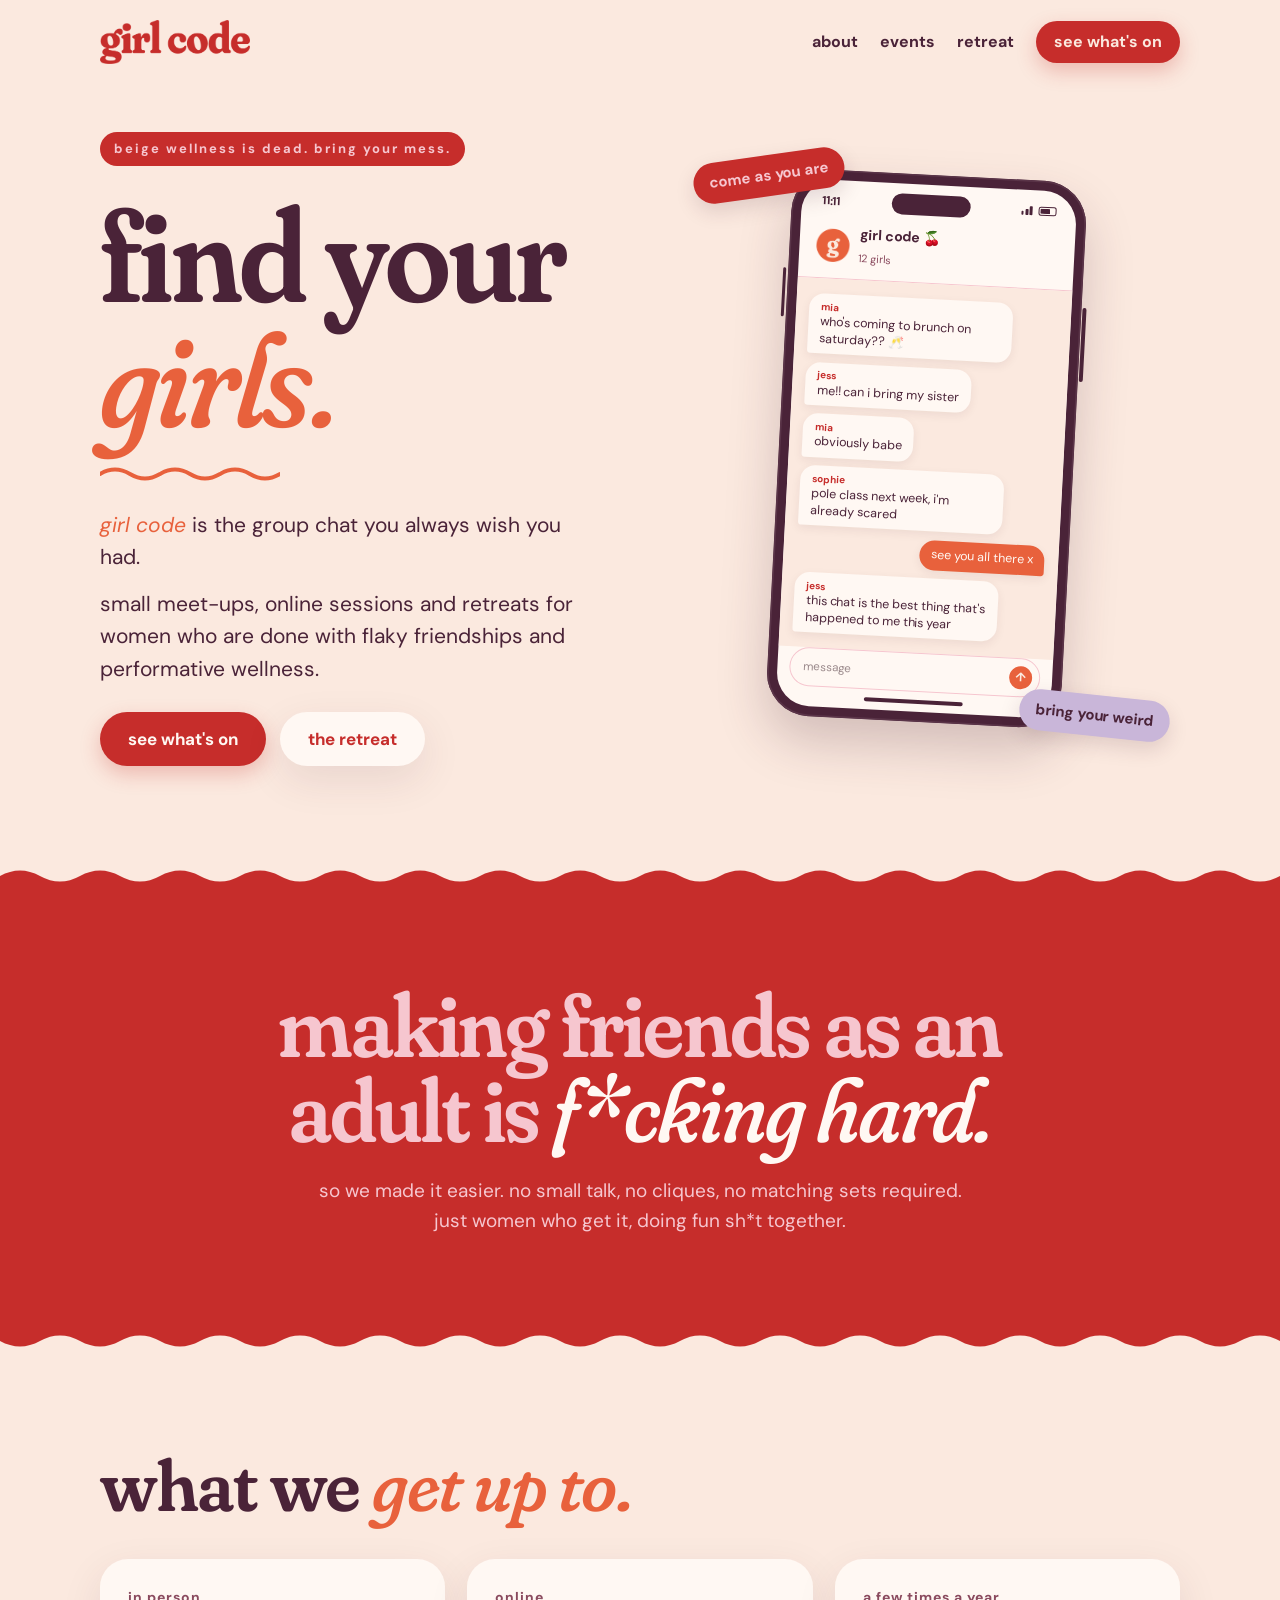
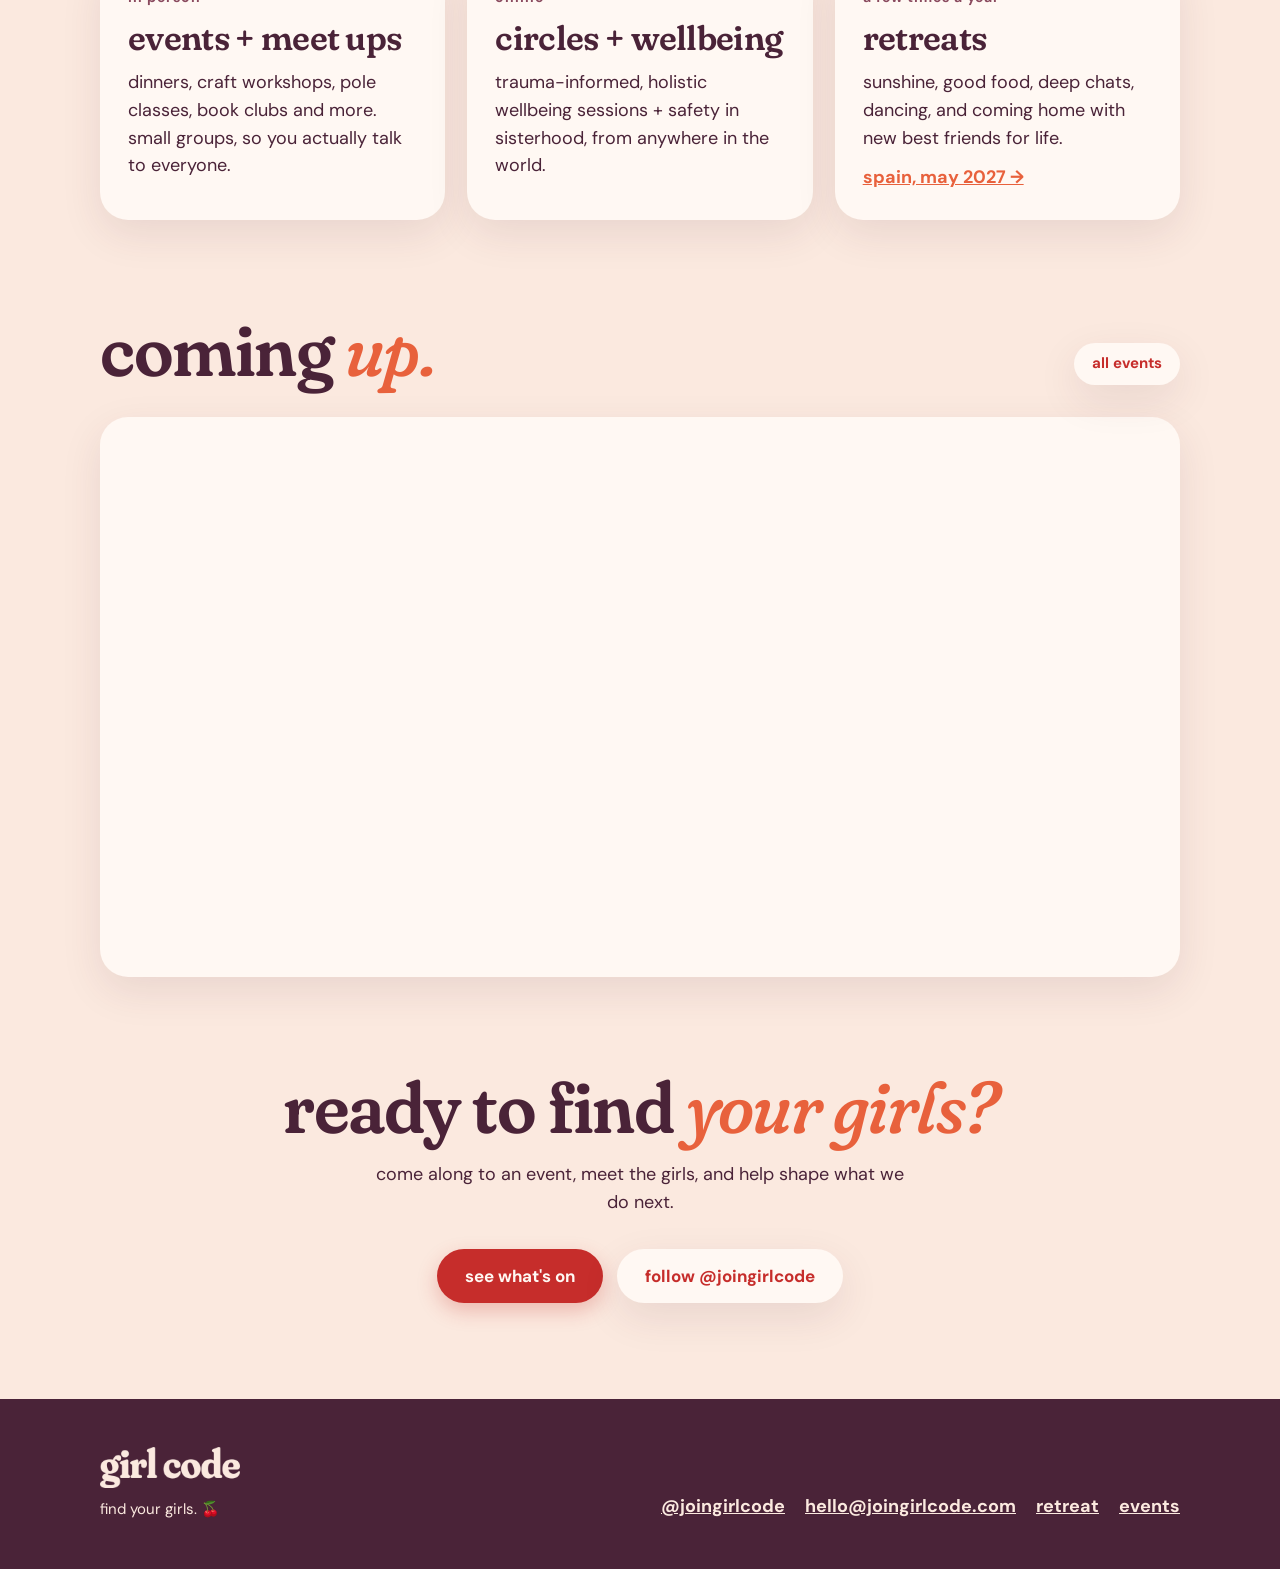
<file: index.html>
<!DOCTYPE html>
<html lang="en">
<head>
<meta charset="utf-8">
<meta name="viewport" content="width=device-width, initial-scale=1, viewport-fit=cover">
<title>girl code</title>
<meta name="description" content="the group chat you wish you had. small meet-ups, online sessions and retreats for women. find your girls.">
<meta property="og:title" content="girl code">
<meta property="og:description" content="the group chat you wish you had. small meet-ups, online sessions and retreats for women. find your girls.">
<meta property="og:image" content="https://joingirlcode.com/images/share-girlcode-v2.jpg">
<meta property="og:image:width" content="1200">
<meta property="og:image:height" content="630">
<meta name="twitter:card" content="summary_large_image">
<meta property="og:url" content="https://joingirlcode.com/">
<link rel="icon" href="favicon.ico?v=4" sizes="any">
<link rel="icon" type="image/png" sizes="32x32" href="images/favicon-v4-32.png">
<link rel="icon" type="image/png" sizes="192x192" href="images/favicon-v4-192.png">
<link rel="apple-touch-icon" href="images/apple-touch-icon-v4.png">
<link rel="preconnect" href="https://fonts.googleapis.com">
<link rel="preconnect" href="https://fonts.gstatic.com" crossorigin>
<link href="https://fonts.googleapis.com/css2?family=Fraunces:ital,opsz,wght,SOFT,WONK@0,9..144,400..700,0..100,0..1;1,9..144,400..700,0..100,0..1&family=DM+Sans:wght@400;700&display=swap" rel="stylesheet">
<link rel="stylesheet" href="style.css?v=23">
</head>
<body>
<header class="nav">
  <div class="wrap">
    <a class="nav__logo" href="index.html"><img src="images/logo-cherry.png" alt="girl code home" width="150" height="45"></a>
    <ul class="nav__links">
      <li><a href="about.html">about</a></li>
      <li><a href="events.html">events</a></li>
      <li><a href="retreat.html">retreat</a></li>
      <li><a class="btn btn--small" href="events.html" style="color:var(--blush)">see what's on</a></li>
    </ul>
  </div>
</header>
<main>

<section class="hero">
  <div class="wrap">
    <div class="hero__copy">
      <span class="tag tag--red" style="align-self:flex-start">beige wellness is dead. bring your mess.</span>
      <h1>find your <em>girls.</em></h1>
      <div class="lede"><p style="margin:0 0 14px"><em>girl code</em> is the group chat you always wish you had.</p><p style="margin:0">small meet-ups, online sessions and retreats for women who are done with flaky friendships and performative wellness.</p></div>
      <div class="btn-row">
        <a class="btn" href="events.html">see what's on</a>
        <a class="btn btn--light" href="retreat.html">the retreat</a>
      </div>
    </div>
    <div class="chat" aria-hidden="true">
      <span class="sticker sticker--a">come as you are</span>
      <span class="sticker sticker--b">bring your weird</span>
      <div class="phone">
       <div class="phone__screen">
        <div class="phone__status"><span>11:11</span><span class="phone__island"></span><span class="phone__icons"><i></i><i></i><i></i><b></b></span></div>
        <div class="phone__top"><img src="images/g-sticker.png" alt=""><div><strong>girl code 🍒</strong><small>12 girls</small></div></div>
        <div class="phone__msgs">
          <div class="msg"><b>mia</b>who's coming to brunch on saturday?? 🥂</div>
          <div class="msg"><b>jess</b>me!! can i bring my sister</div>
          <div class="msg"><b>mia</b>obviously babe</div>
          <div class="msg"><b>sophie</b>pole class next week, i'm already scared</div>
          <div class="msg msg--me">see you all there x</div>
          <div class="msg"><b>jess</b>this chat is the best thing that's happened to me this year</div>
        </div>
        <div class="phone__input"><span>message</span><span class="phone__send">↑</span></div>
        <div class="phone__home"></div>
       </div>
      </div>
    </div>
    </div>
  </div>
</section>

<section class="band">
  <div class="wrap">
    <h2>making friends as an adult is <em>f*cking hard.</em></h2>
    <p>so we made it easier. no small talk, no cliques, no matching sets required. just women who get it, doing fun sh*t together.</p>
  </div>
</section>

<section>
  <div class="wrap">
    <h2>what we <em>get up to.</em></h2>
    <div class="grid3">
      <div class="card">
        <span class="card__meta">in person</span>
        <h3>events + meet ups</h3>
        <p>dinners, craft workshops, pole classes, book clubs and more. small groups, so you actually talk to everyone.</p>
      </div>
      <div class="card">
        <span class="card__meta">online</span>
        <h3>circles + wellbeing</h3>
        <p>trauma-informed, holistic wellbeing sessions + safety in sisterhood, from anywhere in the world.</p>
      </div>
      <div class="card">
        <span class="card__meta">a few times a year</span>
        <h3>retreats</h3>
        <p>sunshine, good food, deep chats, dancing, and coming home with new best friends for life.</p><a class="rt-link" href="retreat.html">spain, may 2027 →</a>
      </div>
    </div>
  </div>
</section>

<section class="follow">
  <div class="wrap">
    <div style="display:flex;justify-content:space-between;align-items:end;gap:16px;flex-wrap:wrap">
      <h2>coming <em>up.</em></h2>
      <a class="btn btn--light btn--small" href="events.html">all events</a>
    </div>
    <div class="luma luma--home" style="margin-top:32px">
      <iframe src="https://luma.com/embed/calendar/cal-heo0lxx5D9dYy6X/events?lt=light" title="girl code events calendar" loading="lazy" allowfullscreen></iframe>
    </div>
  </div>
</section>

<section class="cta follow">
  <div class="wrap">
    <h2>ready to find <em>your girls?</em></h2>
    <p>come along to an event, meet the girls, and help shape what we do next.</p>
    <div class="btn-row">
      <a class="btn" href="events.html">see what's on</a>
      <a class="btn btn--light" href="https://www.instagram.com/joingirlcode/" target="_blank" rel="noopener">follow @joingirlcode</a>
    </div>
  </div>
</section>
</main>
<footer>
  <div class="wrap">
    <div>
      <img src="images/logo-peach-v2.png" alt="girl code" width="140" height="42">
      <p>find your girls. 🍒</p>
    </div>
    <div class="foot-links">
      <a href="https://www.instagram.com/joingirlcode/" target="_blank" rel="noopener">@joingirlcode</a>
      <a href="mailto:hello@joingirlcode.com">hello@joingirlcode.com</a>
      <a href="retreat.html">retreat</a>
      <a href="events.html">events</a>
    </div>
  </div>
</footer>
</body>
</html>
</file>
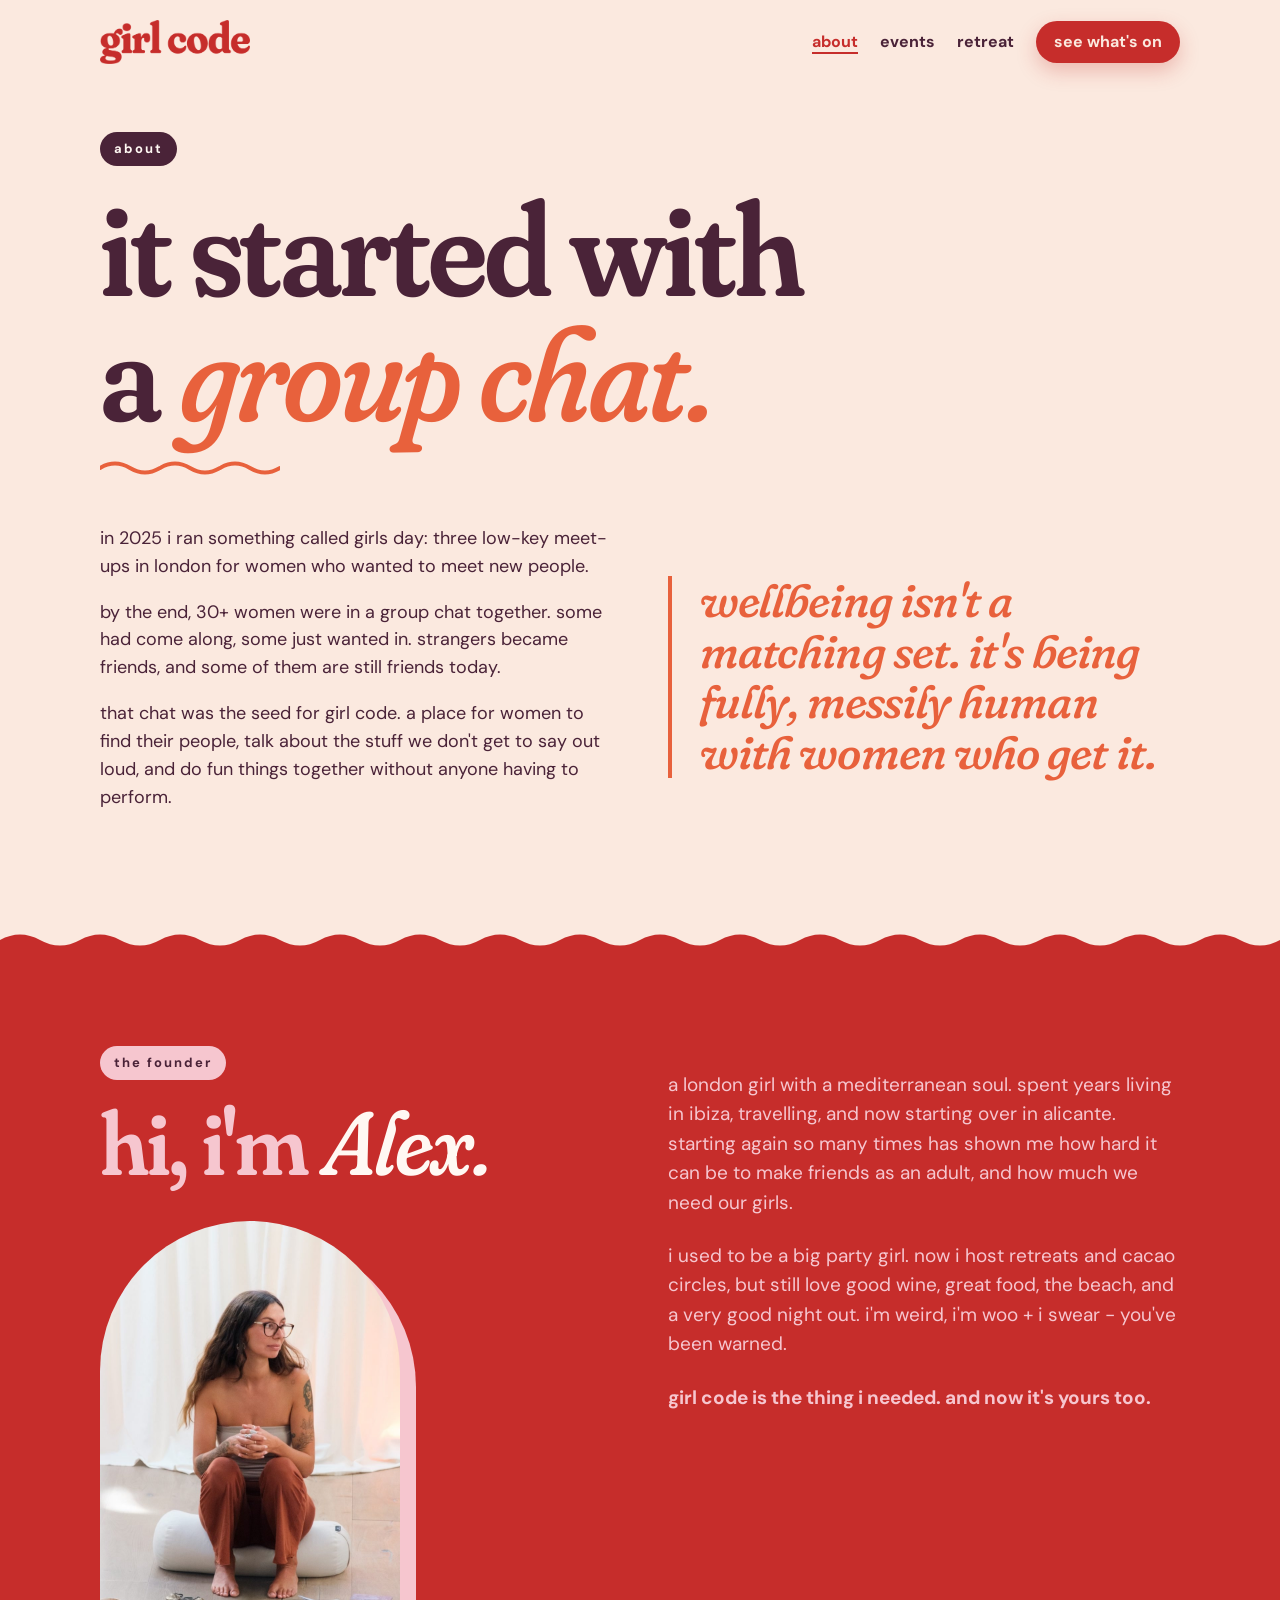
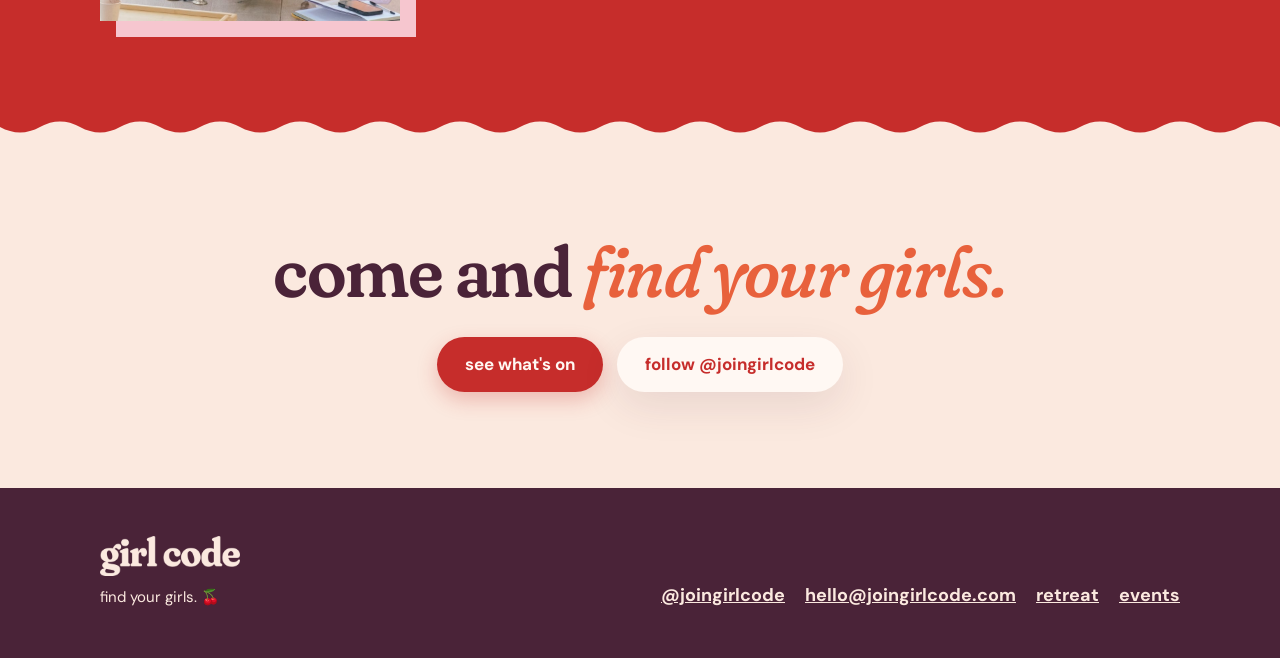
<file: about.html>
<!DOCTYPE html>
<html lang="en">
<head>
<meta charset="utf-8">
<meta name="viewport" content="width=device-width, initial-scale=1, viewport-fit=cover">
<title>about girl code</title>
<meta name="description" content="how a london group chat became girl code, and the founder behind it.">
<meta property="og:title" content="about girl code">
<meta property="og:description" content="how a london group chat became girl code, and the founder behind it.">
<meta property="og:image" content="https://joingirlcode.com/images/share-girlcode-v2.jpg">
<meta property="og:image:width" content="1200">
<meta property="og:image:height" content="630">
<meta name="twitter:card" content="summary_large_image">
<meta property="og:url" content="https://joingirlcode.com/about.html">
<link rel="icon" href="favicon.ico?v=4" sizes="any">
<link rel="icon" type="image/png" sizes="32x32" href="images/favicon-v4-32.png">
<link rel="icon" type="image/png" sizes="192x192" href="images/favicon-v4-192.png">
<link rel="apple-touch-icon" href="images/apple-touch-icon-v4.png">
<link rel="preconnect" href="https://fonts.googleapis.com">
<link rel="preconnect" href="https://fonts.gstatic.com" crossorigin>
<link href="https://fonts.googleapis.com/css2?family=Fraunces:ital,opsz,wght,SOFT,WONK@0,9..144,400..700,0..100,0..1;1,9..144,400..700,0..100,0..1&family=DM+Sans:wght@400;700&display=swap" rel="stylesheet">
<link rel="stylesheet" href="style.css?v=23">
</head>
<body>
<header class="nav">
  <div class="wrap">
    <a class="nav__logo" href="index.html"><img src="images/logo-cherry.png" alt="girl code home" width="150" height="45"></a>
    <ul class="nav__links">
      <li><a href="about.html" aria-current="page">about</a></li>
      <li><a href="events.html">events</a></li>
      <li><a href="retreat.html">retreat</a></li>
      <li><a class="btn btn--small" href="events.html" style="color:var(--blush)">see what's on</a></li>
    </ul>
  </div>
</header>
<main>

<section class="hero page-head">
  <div class="wrap" style="display:block">
    <span class="tag">about</span>
    <h1 style="margin-top:22px">it started with a <em>group chat.</em></h1>
  </div>
</section>

<section class="follow">
  <div class="wrap split">
    <div class="prose">
      <p>in 2025 i ran something called girls day: three low-key meet-ups in london for women who wanted to meet new people.</p>
      <p>by the end, 30+ women were in a group chat together. some had come along, some just wanted in. strangers became friends, and some of them are still friends today.</p>
      <p>that chat was the seed for girl code. a place for women to find their people, talk about the stuff we don't get to say out loud, and do fun things together without anyone having to perform.</p>
    </div>
    <div class="origin-quote">
      <p class="quote">wellbeing isn't a matching set. it's being fully, messily human with women who get it.</p>
    </div>
  </div>
</section>

<section class="band" style="text-align:left">
  <div class="wrap split">
    <div>
      <span class="tag tag--rose">the founder</span>
      <h2 style="margin-top:20px">hi, i'm <em>Alex.</em></h2>
      <div class="arch"><img src="images/alex-arch.jpg" alt="alex sitting on a cushion, holding space in a cacao circle" width="900" height="1200" loading="lazy"></div>
    </div>
    <div class="prose">
      <p>a london girl with a mediterranean soul. spent years living in ibiza, travelling, and now starting over in alicante. starting again so many times has shown me how hard it can be to make friends as an adult, and how much we need our girls.</p>
      <p>i used to be a big party girl. now i host retreats and cacao circles, but still love good wine, great food, the beach, and a very good night out. i'm weird, i'm woo + i swear - you've been warned.</p>
      <p><strong>girl code is the thing i needed. and now it's yours too.</strong></p>
    </div>
  </div>
</section>

<section class="cta">
  <div class="wrap">
    <h2>come and <em>find your girls.</em></h2>
    <div class="btn-row">
      <a class="btn" href="events.html">see what's on</a>
      <a class="btn btn--light" href="https://www.instagram.com/joingirlcode/" target="_blank" rel="noopener">follow @joingirlcode</a>
    </div>
  </div>
</section>
</main>
<footer>
  <div class="wrap">
    <div>
      <img src="images/logo-peach-v2.png" alt="girl code" width="140" height="42">
      <p>find your girls. 🍒</p>
    </div>
    <div class="foot-links">
      <a href="https://www.instagram.com/joingirlcode/" target="_blank" rel="noopener">@joingirlcode</a>
      <a href="mailto:hello@joingirlcode.com">hello@joingirlcode.com</a>
      <a href="retreat.html">retreat</a>
      <a href="events.html">events</a>
    </div>
  </div>
</footer>
</body>
</html>
</file>
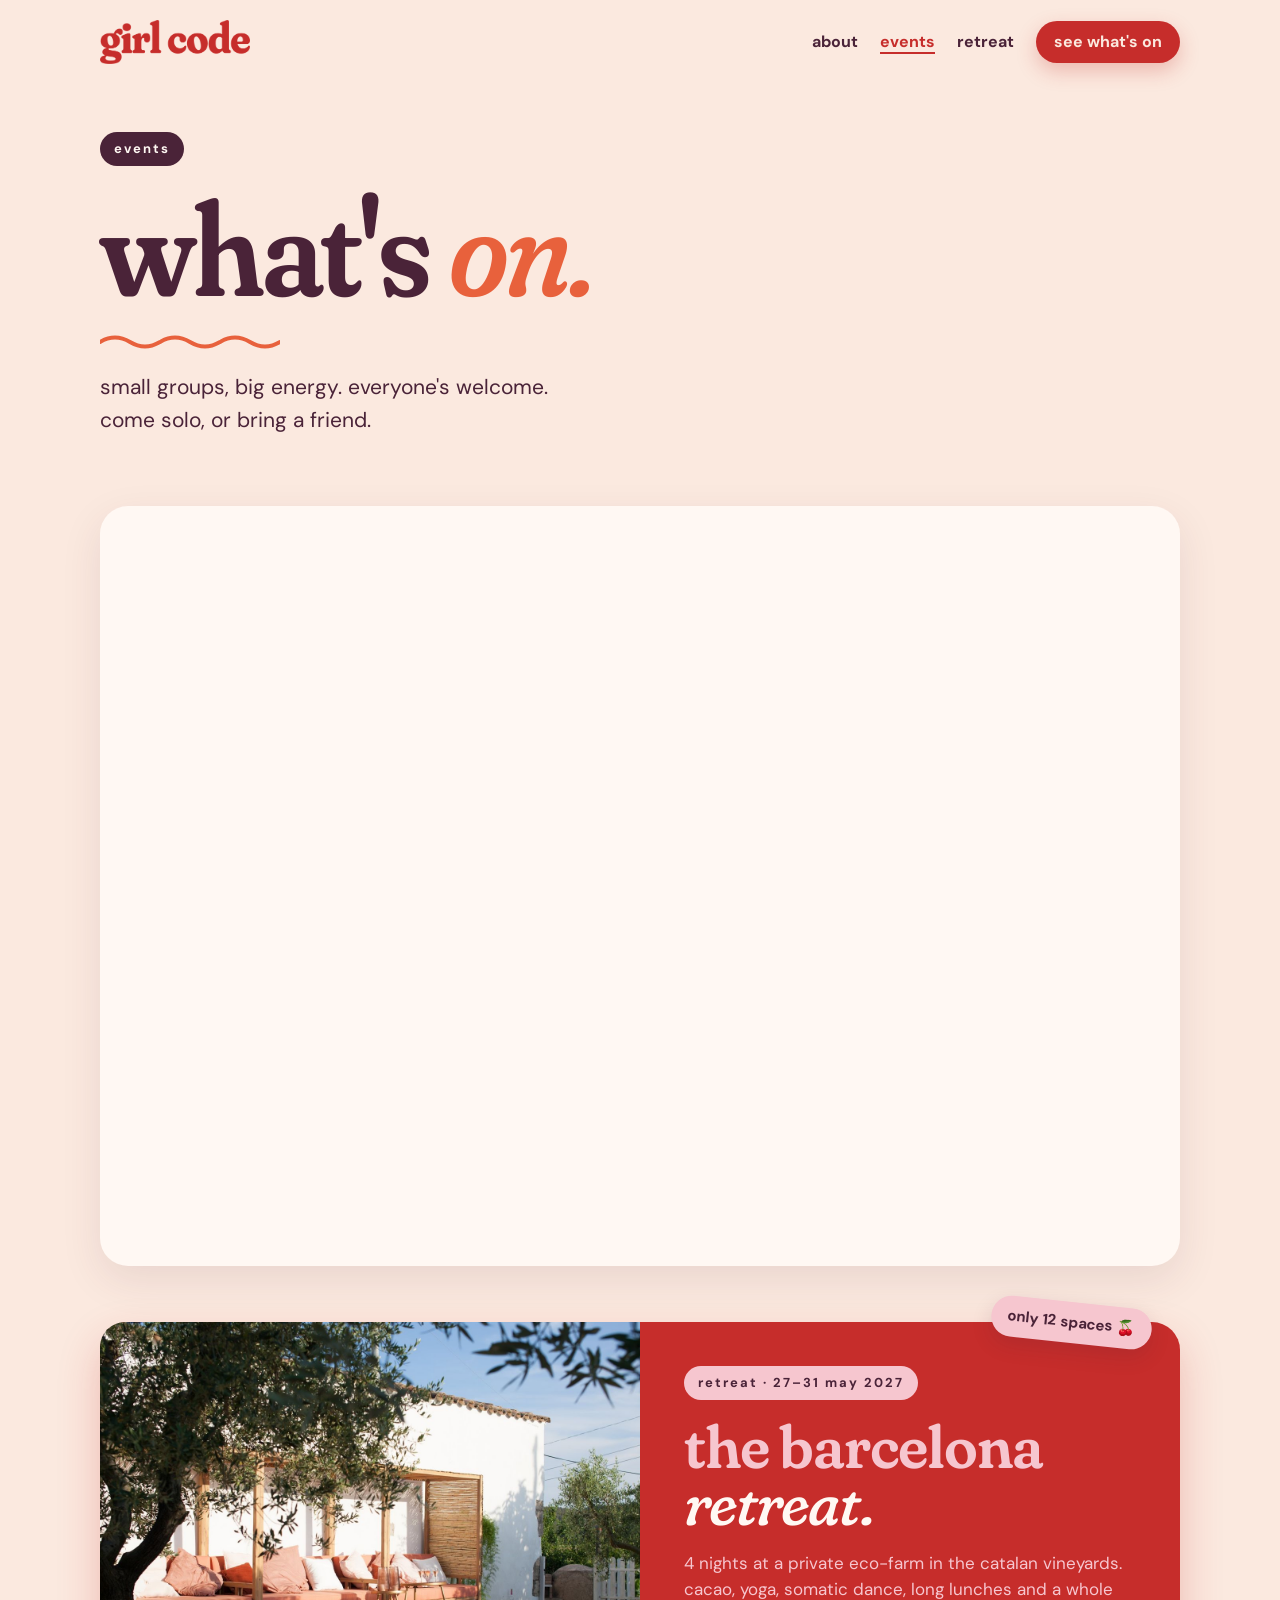
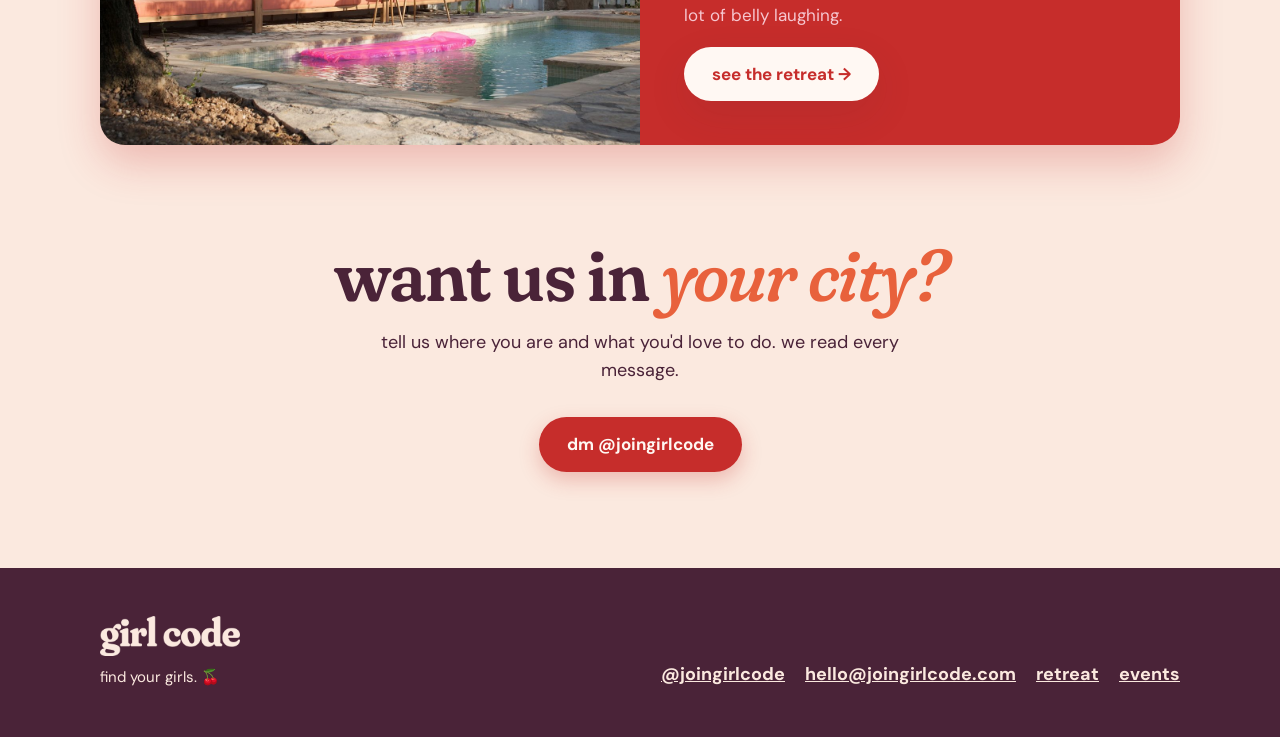
<file: events.html>
<!DOCTYPE html>
<html lang="en">
<head>
<meta charset="utf-8">
<meta name="viewport" content="width=device-width, initial-scale=1, viewport-fit=cover">
<title>girl code events</title>
<meta name="description" content="upcoming girl code meet-ups, online circles and events.">
<meta property="og:title" content="girl code events">
<meta property="og:description" content="upcoming girl code meet-ups, online circles and events.">
<meta property="og:image" content="https://joingirlcode.com/images/share-girlcode-v2.jpg">
<meta property="og:image:width" content="1200">
<meta property="og:image:height" content="630">
<meta name="twitter:card" content="summary_large_image">
<meta property="og:url" content="https://joingirlcode.com/events.html">
<link rel="icon" href="favicon.ico?v=4" sizes="any">
<link rel="icon" type="image/png" sizes="32x32" href="images/favicon-v4-32.png">
<link rel="icon" type="image/png" sizes="192x192" href="images/favicon-v4-192.png">
<link rel="apple-touch-icon" href="images/apple-touch-icon-v4.png">
<link rel="preconnect" href="https://fonts.googleapis.com">
<link rel="preconnect" href="https://fonts.gstatic.com" crossorigin>
<link href="https://fonts.googleapis.com/css2?family=Fraunces:ital,opsz,wght,SOFT,WONK@0,9..144,400..700,0..100,0..1;1,9..144,400..700,0..100,0..1&family=DM+Sans:wght@400;700&display=swap" rel="stylesheet">
<link rel="stylesheet" href="style.css?v=23">
</head>
<body>
<header class="nav">
  <div class="wrap">
    <a class="nav__logo" href="index.html"><img src="images/logo-cherry.png" alt="girl code home" width="150" height="45"></a>
    <ul class="nav__links">
      <li><a href="about.html">about</a></li>
      <li><a href="events.html" aria-current="page">events</a></li>
      <li><a href="retreat.html">retreat</a></li>
      <li><a class="btn btn--small" href="events.html" style="color:var(--blush)">see what's on</a></li>
    </ul>
  </div>
</header>
<main>

<section class="hero page-head">
  <div class="wrap" style="display:block">
    <span class="tag">events</span>
    <h1 style="margin-top:22px">what's <em>on.</em></h1>
    <p class="lede" style="margin-top:22px">small groups, big energy. everyone's welcome. come solo, or bring a friend.</p>
  </div>
</section>

<section class="follow">
  <div class="wrap">
    <div class="luma">
      <iframe src="https://luma.com/embed/calendar/cal-heo0lxx5D9dYy6X/events?lt=light" title="girl code events calendar" loading="lazy" allowfullscreen></iframe>
    </div>

    <a class="rt-promo" href="retreat.html">
      <img src="images/retreat/pool.jpg" alt="the pool at the barcelona retreat villa">
      <div class="rt-promo__txt">
        <span class="tag tag--rose" style="align-self:flex-start">retreat · 27–31 may 2027</span>
        <h2>the barcelona <em>retreat.</em></h2>
        <p>4 nights at a private eco-farm in the catalan vineyards. cacao, yoga, somatic dance, long lunches and a whole lot of belly laughing.</p>
        <span class="btn btn--light" style="align-self:flex-start">see the retreat →</span>
      </div>
      <span class="sticker rt-promo__sticker">only 12 spaces 🍒</span>
    </a>
  </div>
</section>

<section class="cta follow">
  <div class="wrap">
    <h2>want us in <em>your city?</em></h2>
    <p>tell us where you are and what you'd love to do. we read every message.</p>
    <div class="btn-row">
      <a class="btn" href="https://www.instagram.com/joingirlcode/" target="_blank" rel="noopener">dm @joingirlcode</a>
    </div>
  </div>
</section>
</main>
<footer>
  <div class="wrap">
    <div>
      <img src="images/logo-peach-v2.png" alt="girl code" width="140" height="42">
      <p>find your girls. 🍒</p>
    </div>
    <div class="foot-links">
      <a href="https://www.instagram.com/joingirlcode/" target="_blank" rel="noopener">@joingirlcode</a>
      <a href="mailto:hello@joingirlcode.com">hello@joingirlcode.com</a>
      <a href="retreat.html">retreat</a>
      <a href="events.html">events</a>
    </div>
  </div>
</footer>
</body>
</html>
</file>
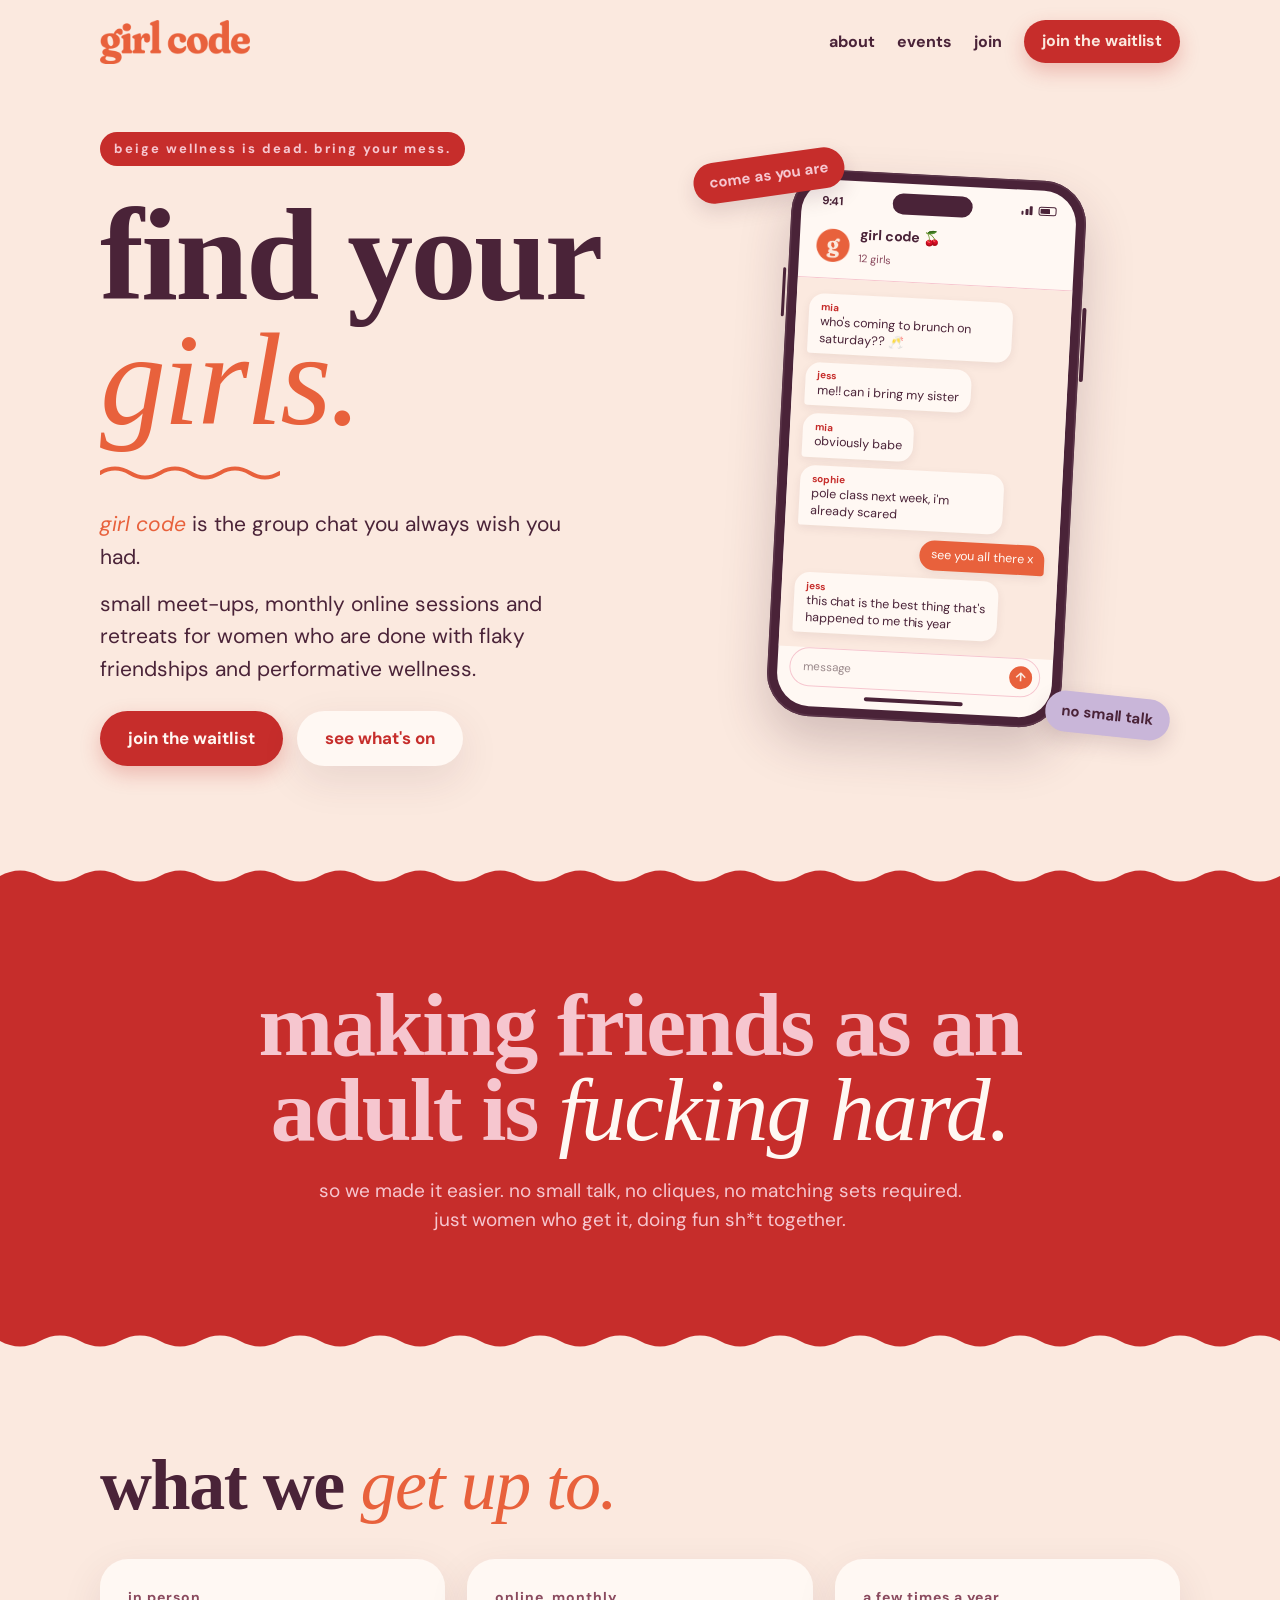
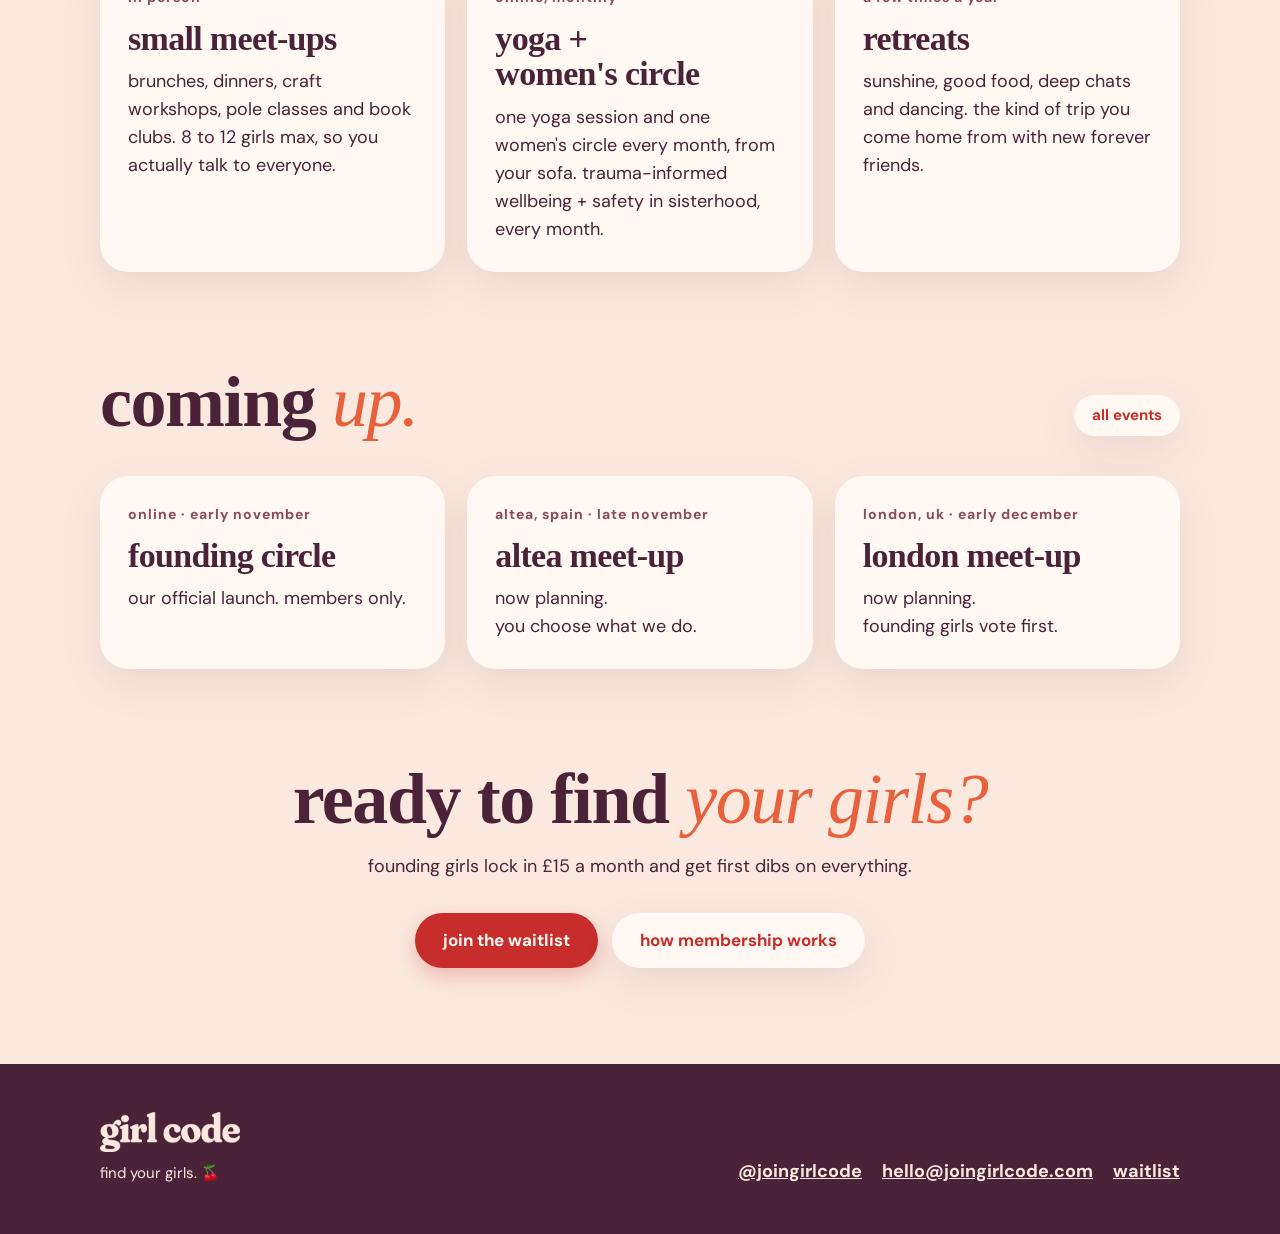
<file: index-2.html>
<!DOCTYPE html>
<html lang="en">
<head>
<meta charset="utf-8">
<meta name="viewport" content="width=device-width, initial-scale=1, viewport-fit=cover">
<title>girl code</title>
<meta name="description" content="the group chat you wish you had. small meet-ups, online sessions and retreats for women. find your girls.">
<meta property="og:title" content="girl code">
<meta property="og:description" content="the group chat you wish you had. small meet-ups, online sessions and retreats for women. find your girls.">
<meta property="og:image" content="https://joingirlcode.com/images/share.jpg">
<meta property="og:url" content="https://joingirlcode.com/">
<link rel="icon" type="image/png" sizes="32x32" href="images/favicon-32.png">
<link rel="apple-touch-icon" href="images/apple-touch-icon.png">
<link rel="preconnect" href="https://fonts.googleapis.com">
<link rel="preconnect" href="https://fonts.gstatic.com" crossorigin>
<link href="https://fonts.googleapis.com/css2?family=Instrument+Serif:ital@0;1&family=DM+Sans:wght@400;700&display=swap" rel="stylesheet">
<link rel="stylesheet" href="style.css?v=3">
</head>
<body>
<header class="nav">
  <div class="wrap">
    <a class="nav__logo" href="index.html"><img src="images/logo-red.png" alt="girl code home" width="150" height="48"></a>
    <ul class="nav__links">
      <li><a href="about.html">about</a></li>
      <li><a href="events.html">events</a></li>
      <li><a href="join.html">join</a></li>
      <li><a class="btn btn--small" href="https://girl-code-tdnawf.subscribepage.io" target="_blank" rel="noopener" style="color:var(--blush)">join the waitlist</a></li>
    </ul>
  </div>
</header>
<main>

<section class="hero">
  <div class="wrap">
    <div class="hero__copy">
      <span class="tag tag--red" style="align-self:flex-start">beige wellness is dead. bring your mess.</span>
      <h1>find your <em>girls.</em></h1>
      <div class="lede"><p style="margin:0 0 14px"><em>girl code</em> is the group chat you always wish you had.</p><p style="margin:0">small meet-ups, monthly online sessions and retreats for women who are done with flaky friendships and performative wellness.</p></div>
      <div class="btn-row">
        <a class="btn" href="https://girl-code-tdnawf.subscribepage.io" target="_blank" rel="noopener">join the waitlist</a>
        <a class="btn btn--light" href="events.html">see what's on</a>
      </div>
    </div>
    <div class="chat" aria-hidden="true">
      <span class="sticker sticker--a">come as you are</span>
      <span class="sticker sticker--b">no small talk</span>
      <div class="phone">
       <div class="phone__screen">
        <div class="phone__status"><span>9:41</span><span class="phone__island"></span><span class="phone__icons"><i></i><i></i><i></i><b></b></span></div>
        <div class="phone__top"><img src="images/g-sticker.png" alt=""><div><strong>girl code 🍒</strong><small>12 girls</small></div></div>
        <div class="phone__msgs">
          <div class="msg"><b>mia</b>who's coming to brunch on saturday?? 🥂</div>
          <div class="msg"><b>jess</b>me!! can i bring my sister</div>
          <div class="msg"><b>mia</b>obviously babe</div>
          <div class="msg"><b>sophie</b>pole class next week, i'm already scared</div>
          <div class="msg msg--me">see you all there x</div>
          <div class="msg"><b>jess</b>this chat is the best thing that's happened to me this year</div>
        </div>
        <div class="phone__input"><span>message</span><span class="phone__send">↑</span></div>
        <div class="phone__home"></div>
       </div>
      </div>
    </div>
    </div>
  </div>
</section>

<section class="band">
  <div class="wrap">
    <h2>making friends as an adult is <em>fucking hard.</em></h2>
    <p>so we made it easier. no small talk, no cliques, no matching sets required. just women who get it, doing fun sh*t together.</p>
  </div>
</section>

<section>
  <div class="wrap">
    <h2>what we <em>get up to.</em></h2>
    <div class="grid3">
      <div class="card">
        <span class="card__meta">in person</span>
        <h3>small meet-ups</h3>
        <p>brunches, dinners, craft workshops, pole classes and book clubs. 8 to 12 girls max, so you actually talk to everyone.</p>
      </div>
      <div class="card">
        <span class="card__meta">online, monthly</span>
        <h3>yoga + women's circle</h3>
        <p>one yoga session and one women's circle every month, from your sofa. trauma-informed wellbeing + safety in sisterhood, every month.</p>
      </div>
      <div class="card">
        <span class="card__meta">a few times a year</span>
        <h3>retreats</h3>
        <p>sunshine, good food, deep chats and dancing. the kind of trip you come home from with new forever friends.</p>
      </div>
    </div>
  </div>
</section>

<section style="padding-top:0">
  <div class="wrap">
    <div style="display:flex;justify-content:space-between;align-items:end;gap:16px;flex-wrap:wrap">
      <h2>coming <em>up.</em></h2>
      <a class="btn btn--light btn--small" href="events.html">all events</a>
    </div>
    <div class="grid3">
      <div class="card"><span class="card__meta">online · early november</span><h3>founding circle</h3><p>our official launch. members only.</p></div>
      <div class="card"><span class="card__meta">altea, spain · late november</span><h3>altea meet-up</h3><p>now planning.<br>you choose what we do.</p></div>
      <div class="card"><span class="card__meta">london, uk · early december</span><h3>london meet-up</h3><p>now planning.<br>founding girls vote first.</p></div>
    </div>
  </div>
</section>

<section class="cta" style="padding-top:0">
  <div class="wrap">
    <h2>ready to find <em>your girls?</em></h2>
    <p>founding girls lock in £15 a month and get first dibs on everything.</p>
    <div class="btn-row">
      <a class="btn" href="https://girl-code-tdnawf.subscribepage.io" target="_blank" rel="noopener">join the waitlist</a>
      <a class="btn btn--light" href="join.html">how membership works</a>
    </div>
  </div>
</section>
</main>
<footer>
  <div class="wrap">
    <div>
      <img src="images/logo-blush.png" alt="girl code" width="140" height="45">
      <p>find your girls. 🍒</p>
    </div>
    <div class="foot-links">
      <a href="https://www.instagram.com/joingirlcode/" target="_blank" rel="noopener">@joingirlcode</a>
      <a href="mailto:hello@joingirlcode.com">hello@joingirlcode.com</a>
      <a href="https://girl-code-tdnawf.subscribepage.io" target="_blank" rel="noopener">waitlist</a>
    </div>
  </div>
</footer>
</body>
</html>
</file>
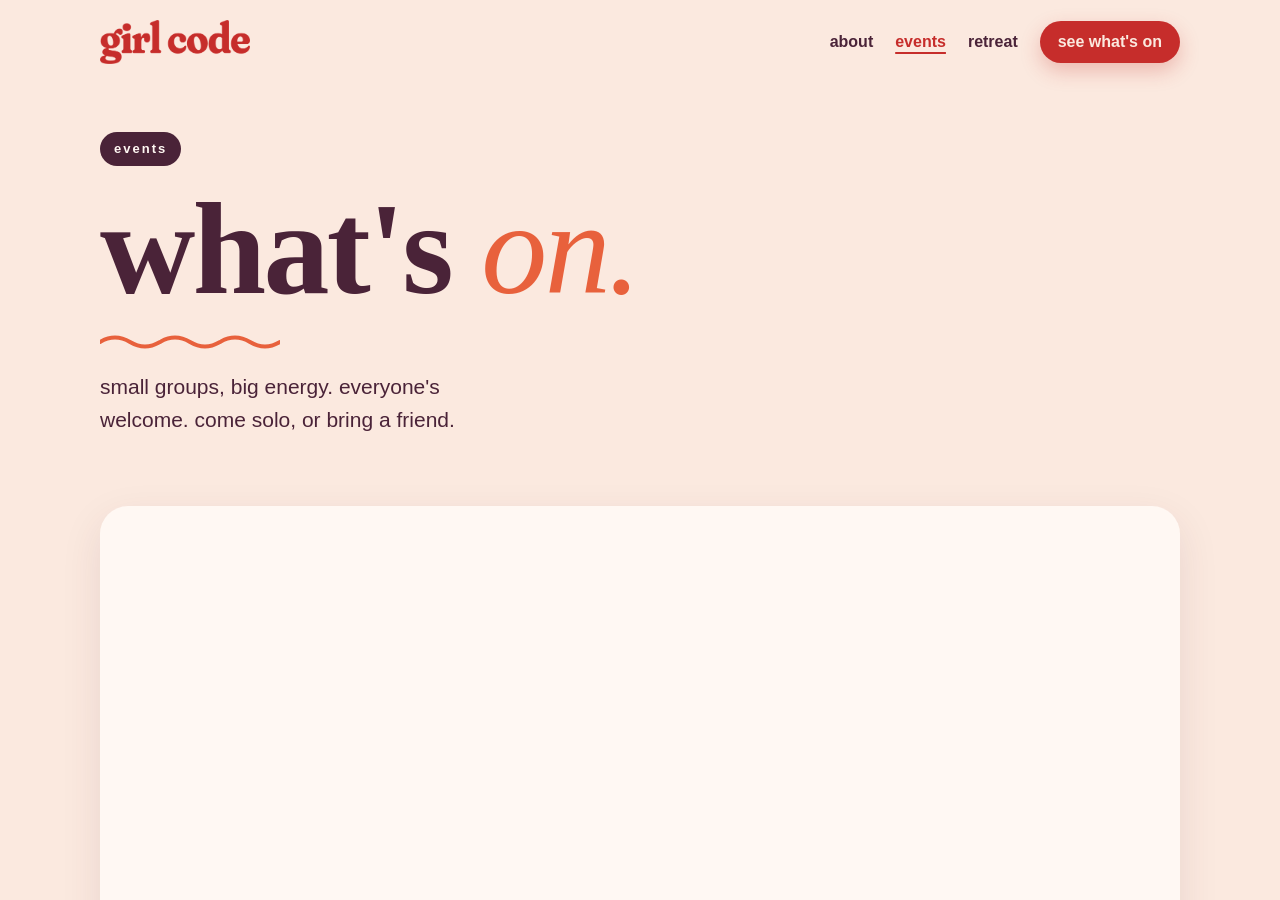
<file: join.html>
<!doctype html>
<html lang="en"><head><meta charset="utf-8"><meta name="robots" content="noindex"><meta http-equiv="refresh" content="0; url=events.html"><link rel="canonical" href="https://joingirlcode.com/events.html"><title>girl code</title></head>
<body><p><a href="events.html">take me to girl code</a></p></body></html>
</file>
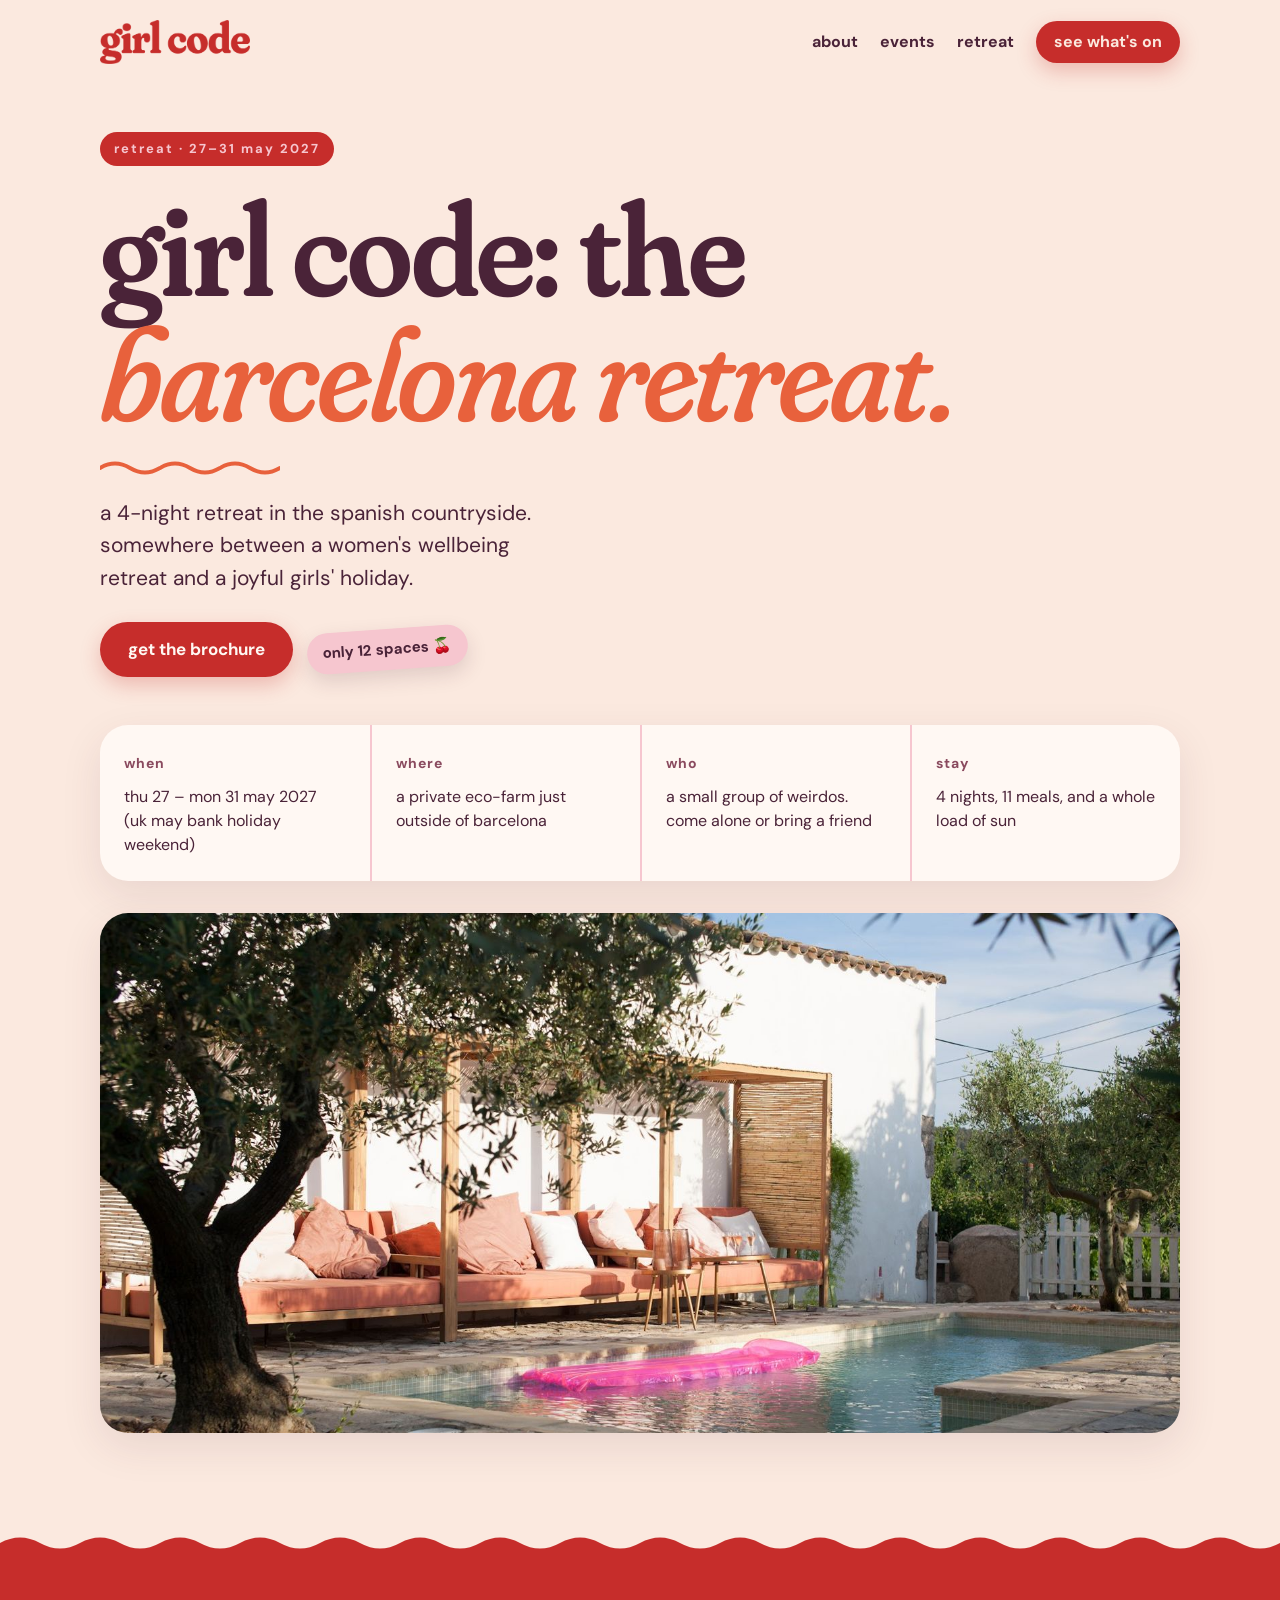
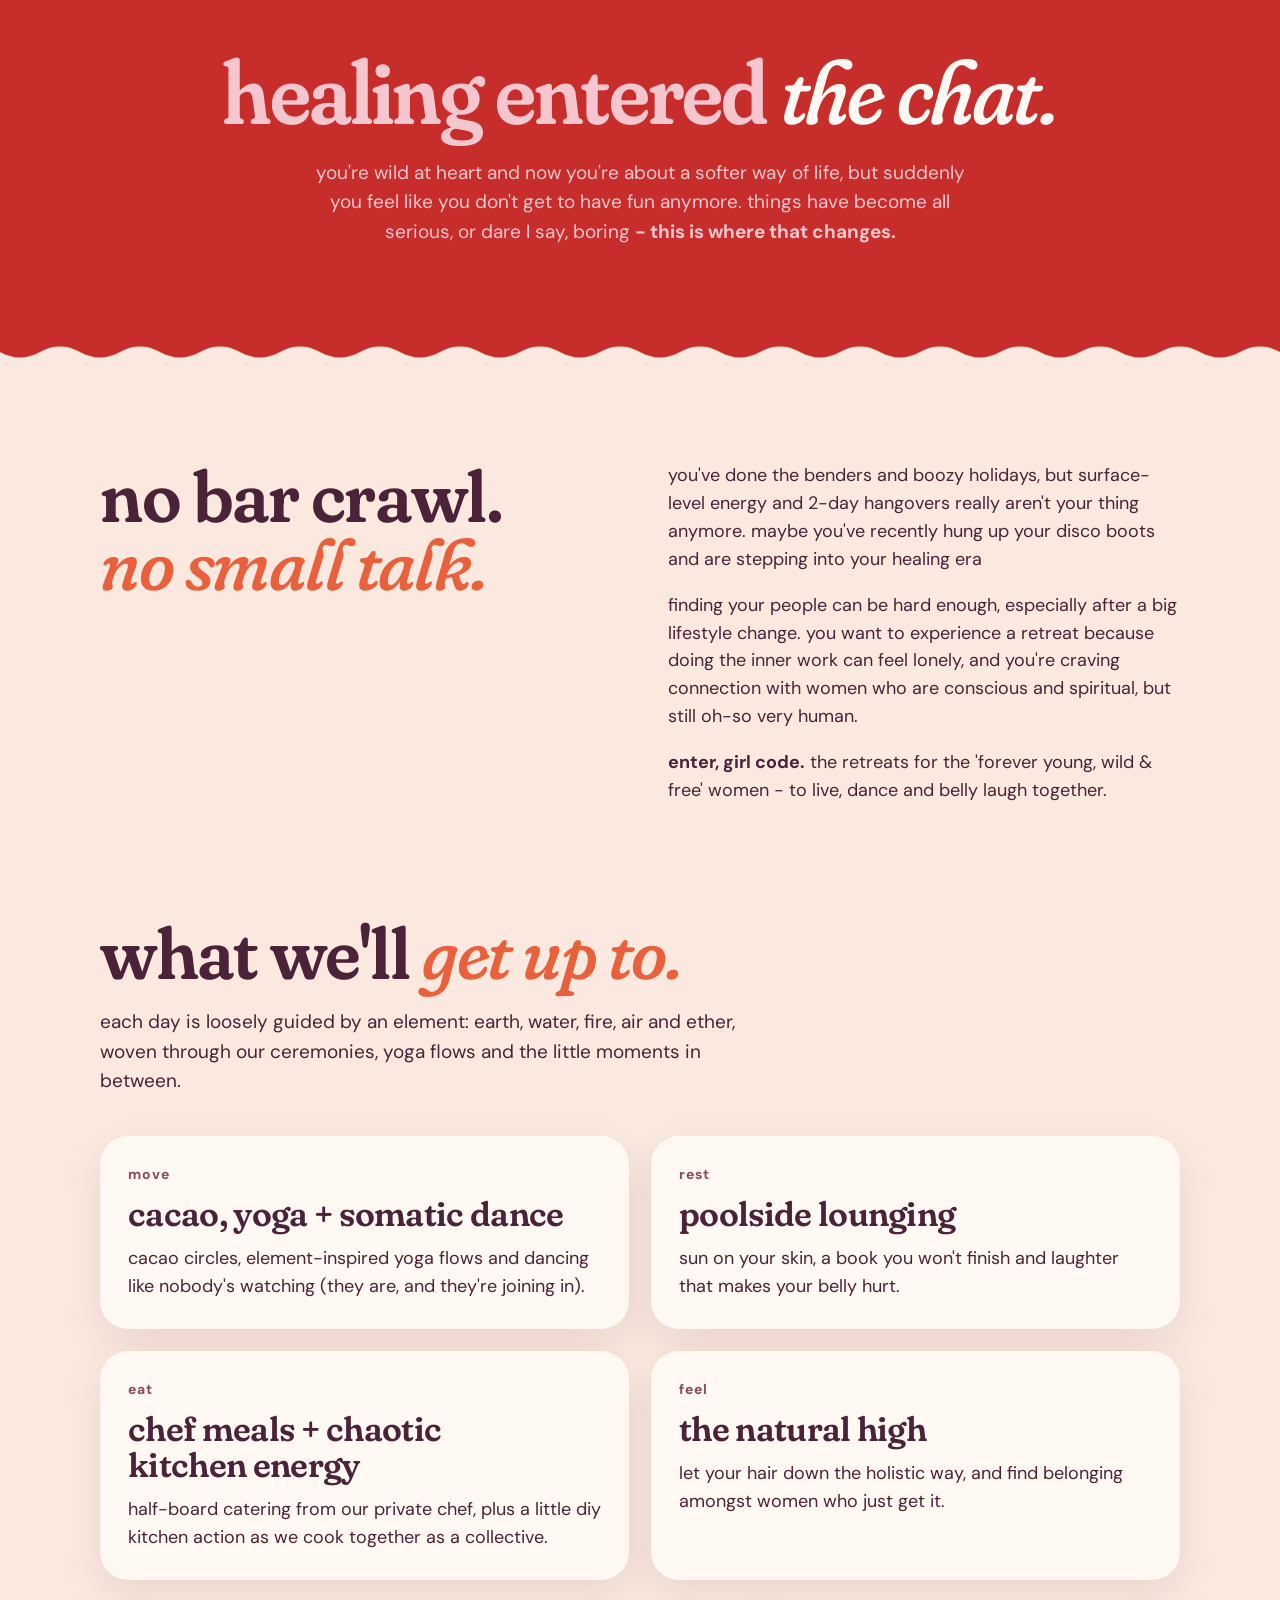
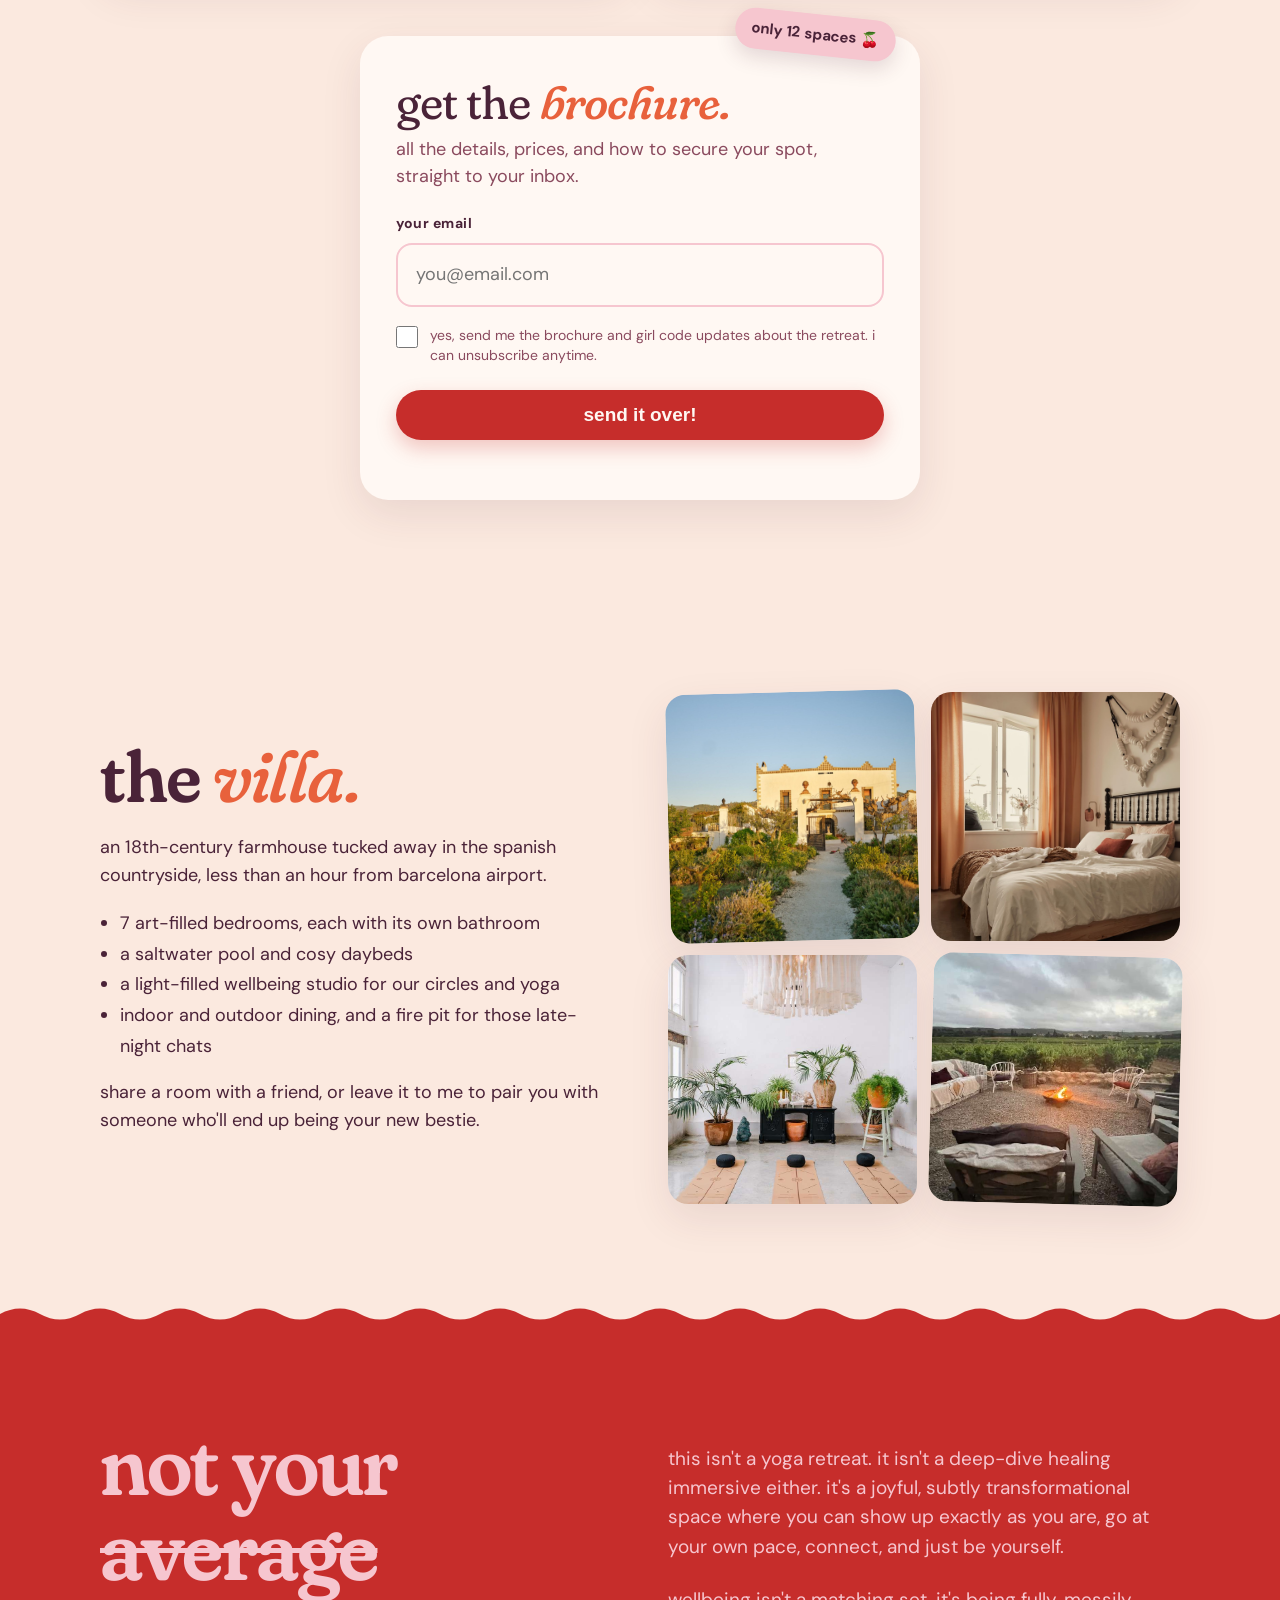
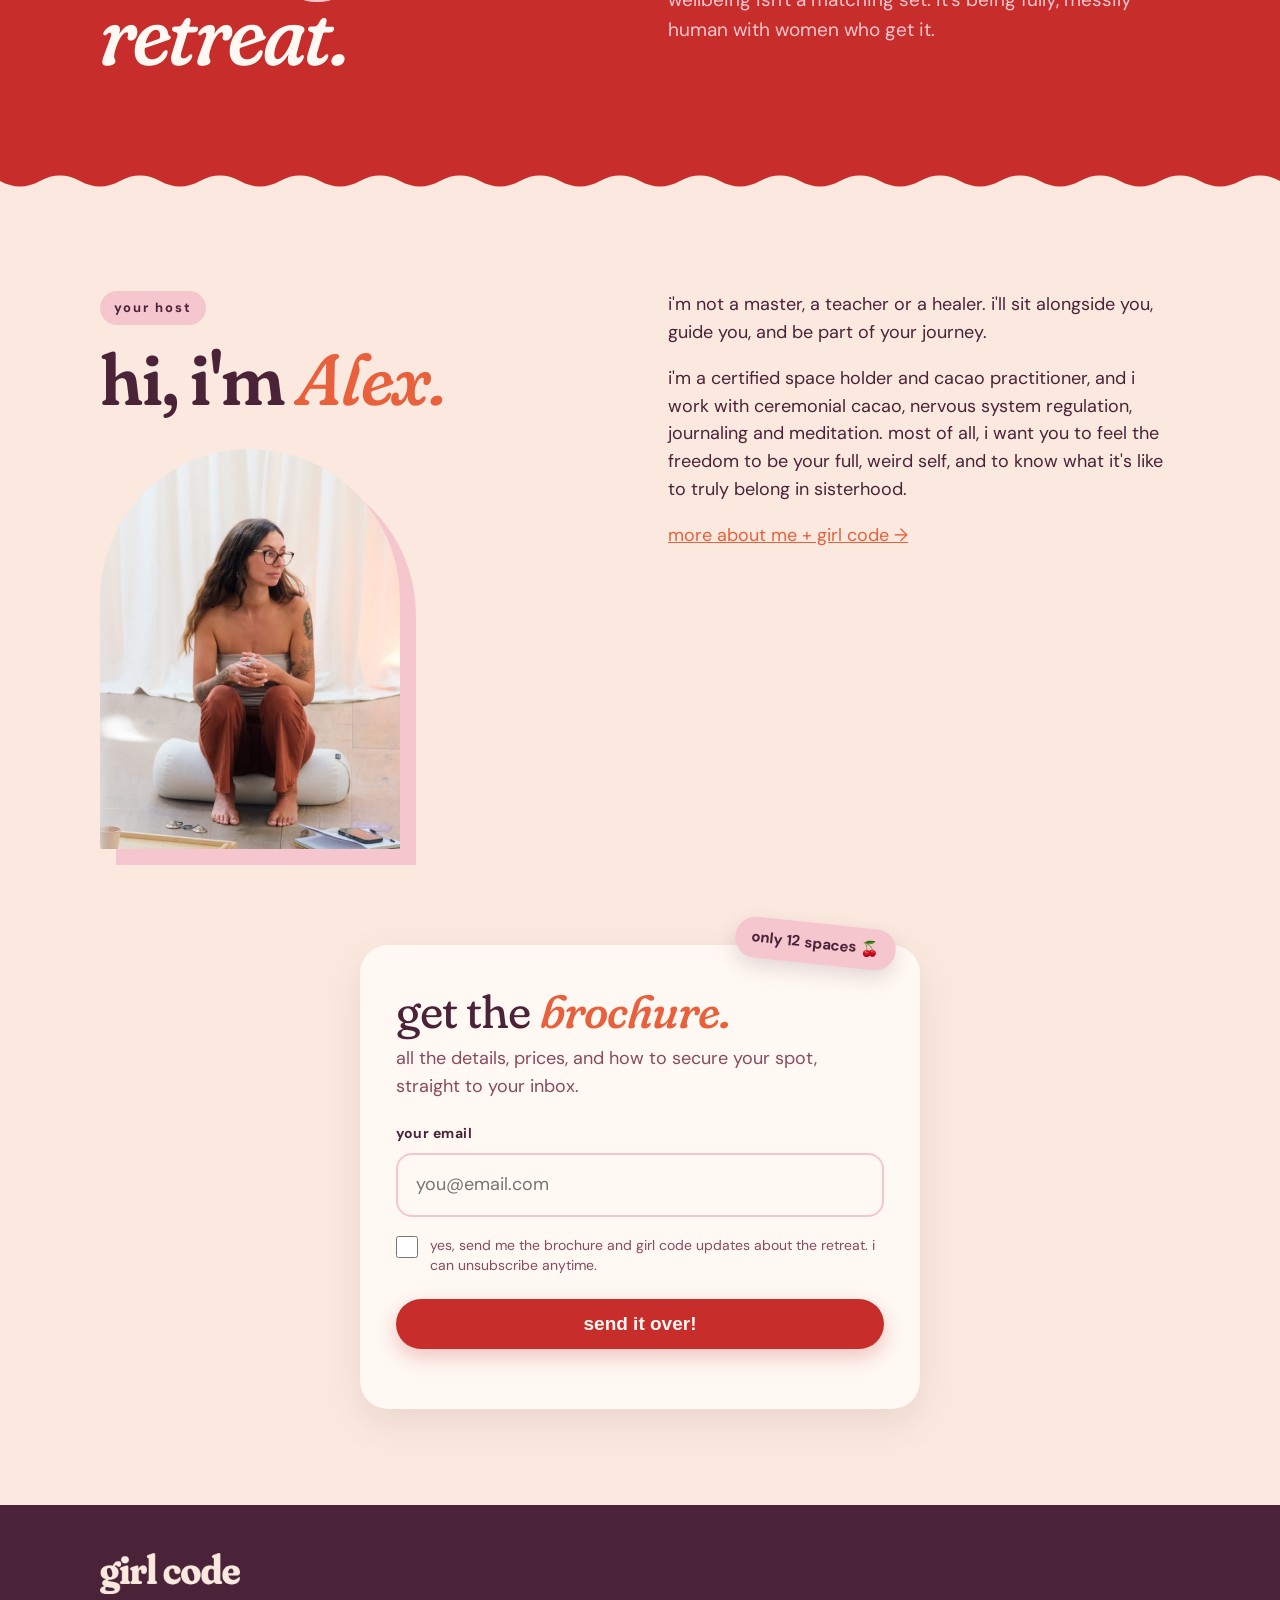
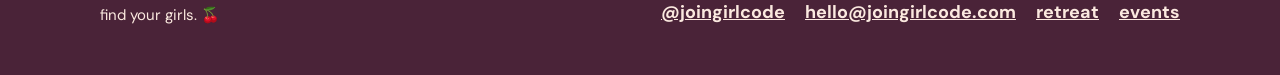
<file: retreat.html>
<!DOCTYPE html>
<html lang="en">
<head>
<meta charset="utf-8">
<meta name="viewport" content="width=device-width, initial-scale=1, viewport-fit=cover">
<title>girl code: the barcelona retreat · may 2027</title>
<meta name="description" content="a 4-night retreat in the spanish countryside. somewhere between a women's wellbeing retreat and a joyful girls' holiday. 27–31 may 2027.">
<meta property="og:title" content="girl code: the barcelona retreat · may 2027">
<meta property="og:description" content="a 4-night retreat in the spanish countryside. somewhere between a women's wellbeing retreat and a joyful girls' holiday. 27–31 may 2027.">
<meta property="og:image" content="https://joingirlcode.com/images/share-retreat-v2.jpg">
<meta property="og:image:width" content="1200">
<meta property="og:image:height" content="630">
<meta name="twitter:card" content="summary_large_image">
<meta property="og:url" content="https://joingirlcode.com/retreat.html">
<link rel="icon" href="favicon.ico?v=4" sizes="any">
<link rel="icon" type="image/png" sizes="32x32" href="images/favicon-v4-32.png">
<link rel="icon" type="image/png" sizes="192x192" href="images/favicon-v4-192.png">
<link rel="apple-touch-icon" href="images/apple-touch-icon-v4.png">
<link rel="preconnect" href="https://fonts.googleapis.com">
<link rel="preconnect" href="https://fonts.gstatic.com" crossorigin>
<link href="https://fonts.googleapis.com/css2?family=Fraunces:ital,opsz,wght,SOFT,WONK@0,9..144,400..700,0..100,0..1;1,9..144,400..700,0..100,0..1&family=DM+Sans:wght@400;700&display=swap" rel="stylesheet">
<link rel="stylesheet" href="style.css?v=23">
</head>
<body>
<header class="nav">
  <div class="wrap">
    <a class="nav__logo" href="index.html"><img src="images/logo-cherry.png" alt="girl code home" width="150" height="45"></a>
    <ul class="nav__links">
      <li><a href="about.html">about</a></li>
      <li><a href="events.html">events</a></li>
      <li><a href="retreat.html">retreat</a></li>
      <li><a class="btn btn--small" href="events.html" style="color:var(--blush)">see what's on</a></li>
    </ul>
  </div>
</header>
<main>

<section class="hero page-head rt-hero">
  <div class="wrap" style="display:block">
    <span class="tag tag--red">retreat · 27–31 may 2027</span>
    <h1 style="margin-top:20px">girl code: the <em>barcelona retreat.</em></h1>
    <p class="lede" style="margin-top:20px">a 4-night retreat in the spanish countryside. somewhere between a women's wellbeing retreat and a joyful girls' holiday.</p>
    <div class="btn-row" style="margin-top:28px">
      <a class="btn" href="#brochure">get the brochure</a>
      <span class="sticker rt-spaces">only 12 spaces 🍒</span>
    </div>
  </div>
</section>

<section class="follow">
  <div class="wrap">
    <div class="rt-facts">
      <div><span class="card__meta">when</span><p>thu 27 – mon 31 may 2027<br>(uk may bank holiday weekend)</p></div>
      <div><span class="card__meta">where</span><p>a private eco-farm just outside of barcelona</p></div>
      <div><span class="card__meta">who</span><p>a small group of weirdos. come alone or bring a friend</p></div>
      <div><span class="card__meta">stay</span><p>4 nights, 11 meals, and a whole load of sun</p></div>
    </div>
    <figure class="rt-wide"><img src="images/retreat/pool.jpg" alt="the saltwater pool and shaded daybeds at the villa" width="1600" height="1066"></figure>
  </div>
</section>

<section class="band">
  <div class="wrap">
    <h2>healing entered <em>the chat.</em></h2>
    <p>you're wild at heart and now you're about a softer way of life, but suddenly you feel like you don't get to have fun anymore. things have become all serious, or dare I say, boring <strong>- this is where that changes.</strong></p>
  </div>
</section>

<section>
  <div class="wrap split">
    <div><h2>no bar crawl.<br><em>no small talk.</em></h2></div>
    <div class="prose">
      <p>you've done the benders and boozy holidays, but surface-level energy and 2-day hangovers really aren't your thing anymore. maybe you've recently hung up your disco boots and are stepping into your healing era</p>
      <p>finding your people can be hard enough, especially after a big lifestyle change. you want to experience a retreat because doing the inner work can feel lonely, and you're craving connection with women who are conscious and spiritual, but still oh-so very human.</p>
      <p><strong>enter, girl code.</strong> the retreats for the 'forever young, wild & free' women - to live, dance and belly laugh together.</p>
    </div>
  </div>
</section>
<section class="follow">
  <div class="wrap">
    <h2>what we'll <em>get up to.</em></h2>
    <p class="rt-elements">each day is loosely guided by an element: earth, water, fire, air and ether, woven through our ceremonies, yoga flows and the little moments in between.</p>
    <div class="grid3 rt-grid">
      <div class="card"><span class="card__meta">move</span><h3>cacao, yoga + somatic dance</h3><p>cacao circles, element-inspired yoga flows and dancing like nobody's watching (they are, and they're joining in).</p></div>
      <div class="card"><span class="card__meta">rest</span><h3>poolside lounging</h3><p>sun on your skin, a book you won't finish and laughter that makes your belly hurt.</p></div>
      <div class="card"><span class="card__meta">eat</span><h3>chef meals + chaotic kitchen energy</h3><p>half-board catering from our private chef, plus a little diy kitchen action as we cook together as a collective.</p></div>
      <div class="card"><span class="card__meta">feel</span><h3>the natural high</h3><p>let your hair down the holistic way, and find belonging amongst women who just get it.</p></div>
    </div>
    <div id="brochure" style="margin-top:56px">
    <div class="wl__card rt-form">
      <form novalidate>
        <span class="sticker wl__sticker">only 12 spaces 🍒</span>
        <h3>get the <em>brochure.</em></h3>
        <p class="muted" style="margin:0 0 22px">all the details, prices, and how to secure your spot, straight to your inbox.</p>
        <label class="field">
          <span>your email</span>
          <input type="email" name="fields[email]" placeholder="you@email.com" autocomplete="email" required>
        </label>
        <label class="consent">
          <input type="checkbox" name="consent" required>
          <span>yes, send me the brochure and girl code updates about the retreat. i can unsubscribe anytime.</span>
        </label>
        <input type="hidden" name="ml-submit" value="1">
        <input type="hidden" name="anticsrf" value="true">
        <button class="btn wl__btn" type="submit">send it over!</button>
        <p class="wl__err" role="alert"></p>
      </form>
      <div class="wl__done" hidden>
        <img src="images/g-sticker.png" alt="" width="90">
        <h3>it's in your <em>inbox.</em></h3>
        <p>if you can't see it, check your spam. i can't wait to tell you everything x</p>
        <a class="btn btn--light btn--small" href="https://www.instagram.com/joingirlcode/" target="_blank" rel="noopener">follow @joingirlcode</a>
      </div>
    </div>
    </div>
  </div>
</section>
  <section>
  <div class="wrap split rt-villa">
    <div class="prose">
      <h2>the <em>villa.</em></h2>
      <p style="margin-top:24px">an 18th-century farmhouse tucked away in the spanish countryside, less than an hour from barcelona airport.</p>
      <ul class="rt-list">
        <li>7 art-filled bedrooms, each with its own bathroom</li>
        <li>a saltwater pool and cosy daybeds</li>
        <li>a light-filled wellbeing studio for our circles and yoga</li>
        <li>indoor and outdoor dining, and a fire pit for those late-night chats</li>
      </ul>
      <p>share a room with a friend, or leave it to me to pair you with someone who'll end up being your new bestie.</p>
    </div>
    <div class="rt-grid4">
      <img src="images/retreat/farmhouse.jpg" alt="the farmhouse at golden hour">
      <img src="images/retreat/bedroom.jpg" alt="one of the bedrooms">
      <img src="images/retreat/studio.jpg" alt="the wellbeing studio">
      <img src="images/retreat/firepit.jpg" alt="the fire pit looking over the vineyards">
    </div>
  </div>
</section>

<section class="band" style="text-align:left">
  <div class="wrap split">
    <div><h2>not your <s class="rt-strike">average</s> <em>retreat.</em></h2></div>
    <div class="prose">
      <p>this isn't a yoga retreat. it isn't a deep-dive healing immersive either. it's a joyful, subtly transformational space where you can show up exactly as you are, go at your own pace, connect, and just be yourself.</p>
      <p>wellbeing isn't a matching set. it's being fully, messily human with women who get it.</p>
    </div>
  </div>
</section>

<section>
  <div class="wrap split">
    <div>
      <span class="tag tag--rose">your host</span>
      <h2 style="margin-top:20px">hi, i'm <em>Alex.</em></h2>
      <div class="arch"><img src="images/alex-arch.jpg" alt="alex sitting on a cushion, holding space in a cacao circle" width="900" height="1200" loading="lazy"></div>
    </div>
    <div class="prose">
      <p>i'm not a master, a teacher or a healer. i'll sit alongside you, guide you, and be part of your journey.</p>
      <p>i'm a certified space holder and cacao practitioner, and i work with ceremonial cacao, nervous system regulation, journaling and meditation. most of all, i want you to feel the freedom to be your full, weird self, and to know what it's like to truly belong in sisterhood.</p>
      <p><a href="about.html">more about me + girl code →</a></p>
    </div>
  </div>
</section>

<section class="follow" id="brochure-2">
  <div class="wrap">
    <div class="wl__card rt-form">
      <form novalidate>
        <span class="sticker wl__sticker">only 12 spaces 🍒</span>
        <h3>get the <em>brochure.</em></h3>
        <p class="muted" style="margin:0 0 22px">all the details, prices, and how to secure your spot, straight to your inbox.</p>
        <label class="field">
          <span>your email</span>
          <input type="email" name="fields[email]" placeholder="you@email.com" autocomplete="email" required>
        </label>
        <label class="consent">
          <input type="checkbox" name="consent" required>
          <span>yes, send me the brochure and girl code updates about the retreat. i can unsubscribe anytime.</span>
        </label>
        <input type="hidden" name="ml-submit" value="1">
        <input type="hidden" name="anticsrf" value="true">
        <button class="btn wl__btn" type="submit">send it over!</button>
        <p class="wl__err" role="alert"></p>
      </form>
      <div class="wl__done" hidden>
        <img src="images/g-sticker.png" alt="" width="90">
        <h3>it's in your <em>inbox.</em></h3>
        <p>if you can't see it, check your spam. i can't wait to tell you everything x</p>
        <a class="btn btn--light btn--small" href="https://www.instagram.com/joingirlcode/" target="_blank" rel="noopener">follow @joingirlcode</a>
      </div>
    </div>
  </div>
</section>

<script>
(function(){
  var ACC='2694090', FORM='202403222548121300';
  var url='https://assets.mailerlite.com/jsonp/'+ACC+'/forms/'+FORM+'/subscribe';
  fetch('https://assets.mailerlite.com/jsonp/'+ACC+'/forms/'+FORM+'/takel').catch(function(){});
  document.querySelectorAll('.wl__card').forEach(function(card){
  var f=card.querySelector('form'), err=card.querySelector('.wl__err'), done=card.querySelector('.wl__done');
  function ok(){ f.hidden=true; done.hidden=false; }
  f.addEventListener('submit',function(e){
    e.preventDefault(); err.textContent='';
    var em=f.querySelector('input[type=email]'), c=f.querySelector('input[name=consent]');
    if(!em.value || !/^[^@\s]+@[^@\s]+\.[^@\s]+$/.test(em.value)){ err.textContent='pop your email in, love.'; em.focus(); return; }
    if(!c.checked){ err.textContent='tick the box so i can email you.'; return; }
    var b=f.querySelector('button'); b.disabled=true; b.textContent='sending...';
    var data=new FormData(f); data.delete('consent');
    fetch(url,{method:'POST',body:data})
      .then(function(r){ return r.json(); })
      .then(function(j){ if(j && j.success) ok(); else throw 0; })
      .catch(function(){
        fetch(url,{method:'POST',body:data,mode:'no-cors'}).then(ok).catch(function(){
          b.disabled=false; b.textContent='send it over!'; err.textContent='something went wrong, please try again.';
        });
      });
  });
  });
})();
</script>
</main>
<footer>
  <div class="wrap">
    <div>
      <img src="images/logo-peach-v2.png" alt="girl code" width="140" height="42">
      <p>find your girls. 🍒</p>
    </div>
    <div class="foot-links">
      <a href="https://www.instagram.com/joingirlcode/" target="_blank" rel="noopener">@joingirlcode</a>
      <a href="mailto:hello@joingirlcode.com">hello@joingirlcode.com</a>
      <a href="retreat.html">retreat</a>
      <a href="events.html">events</a>
    </div>
  </div>
</footer>
</body>
</html>
</file>
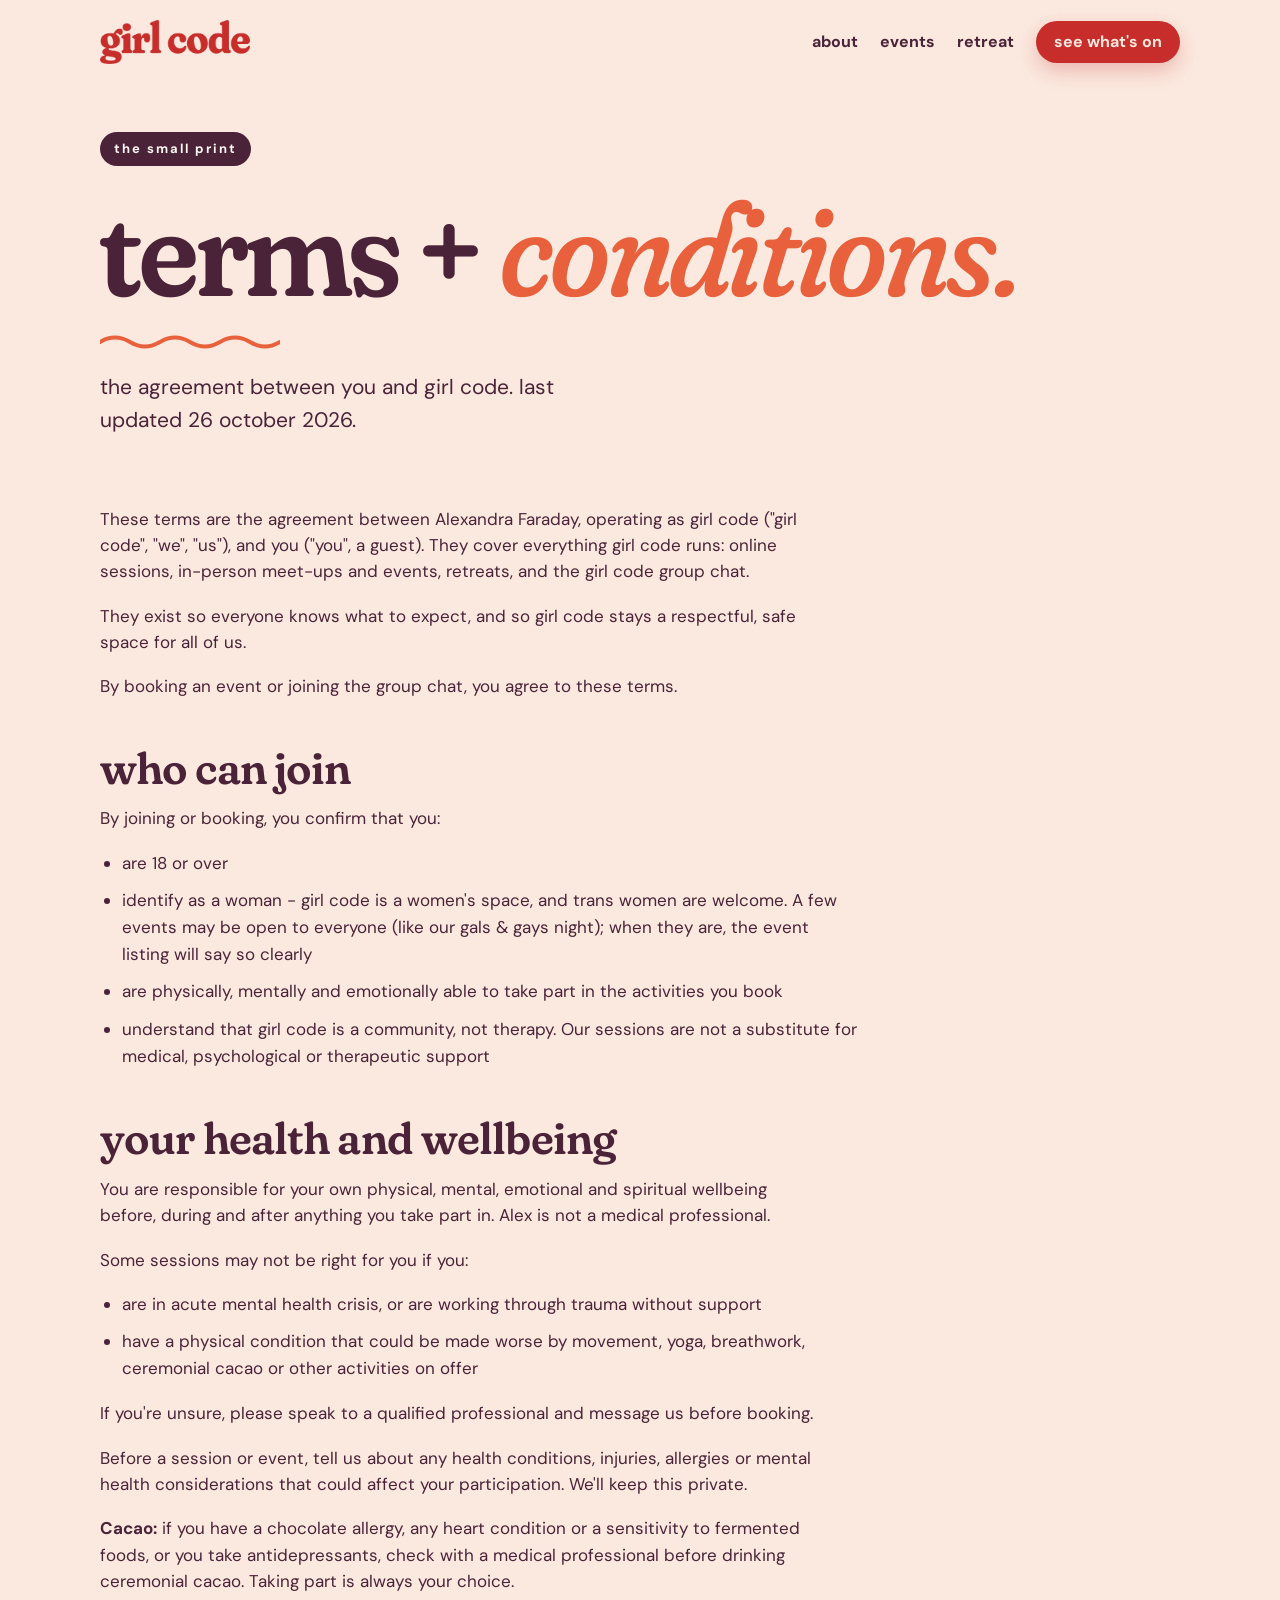
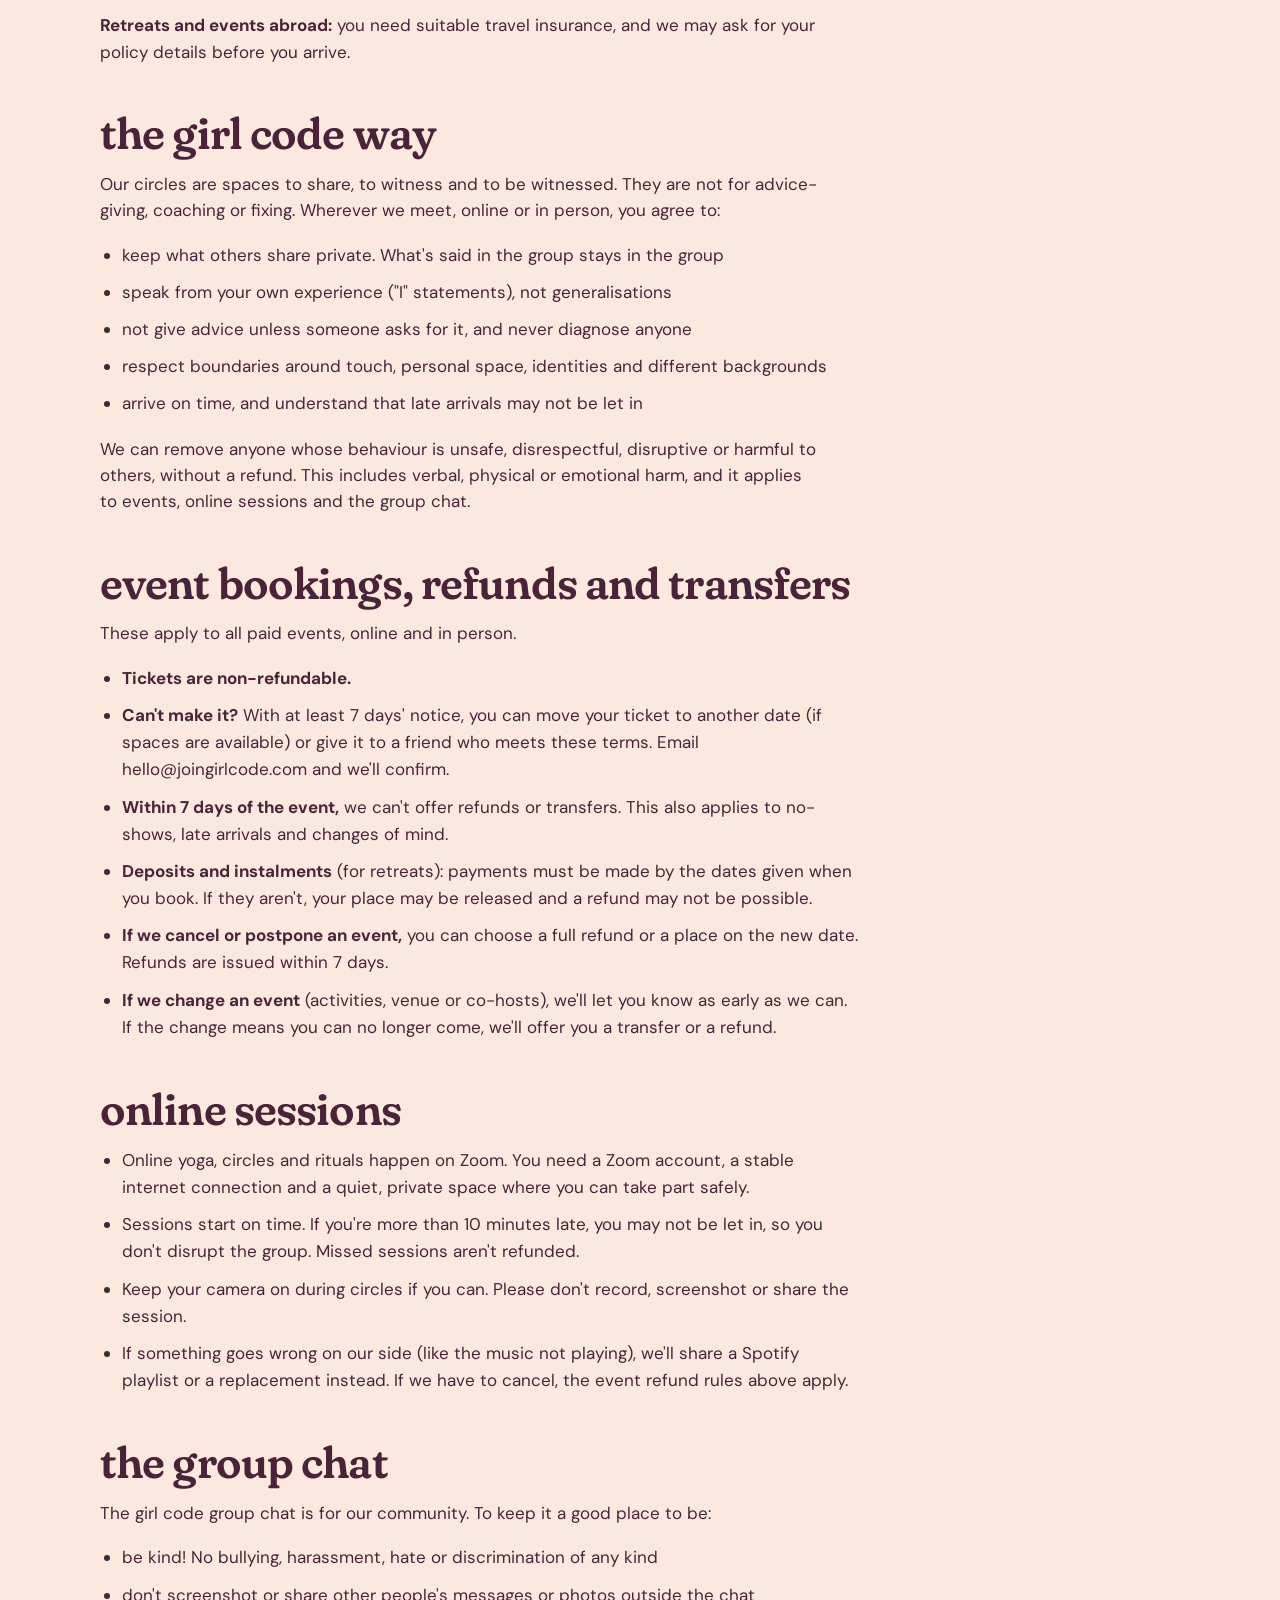
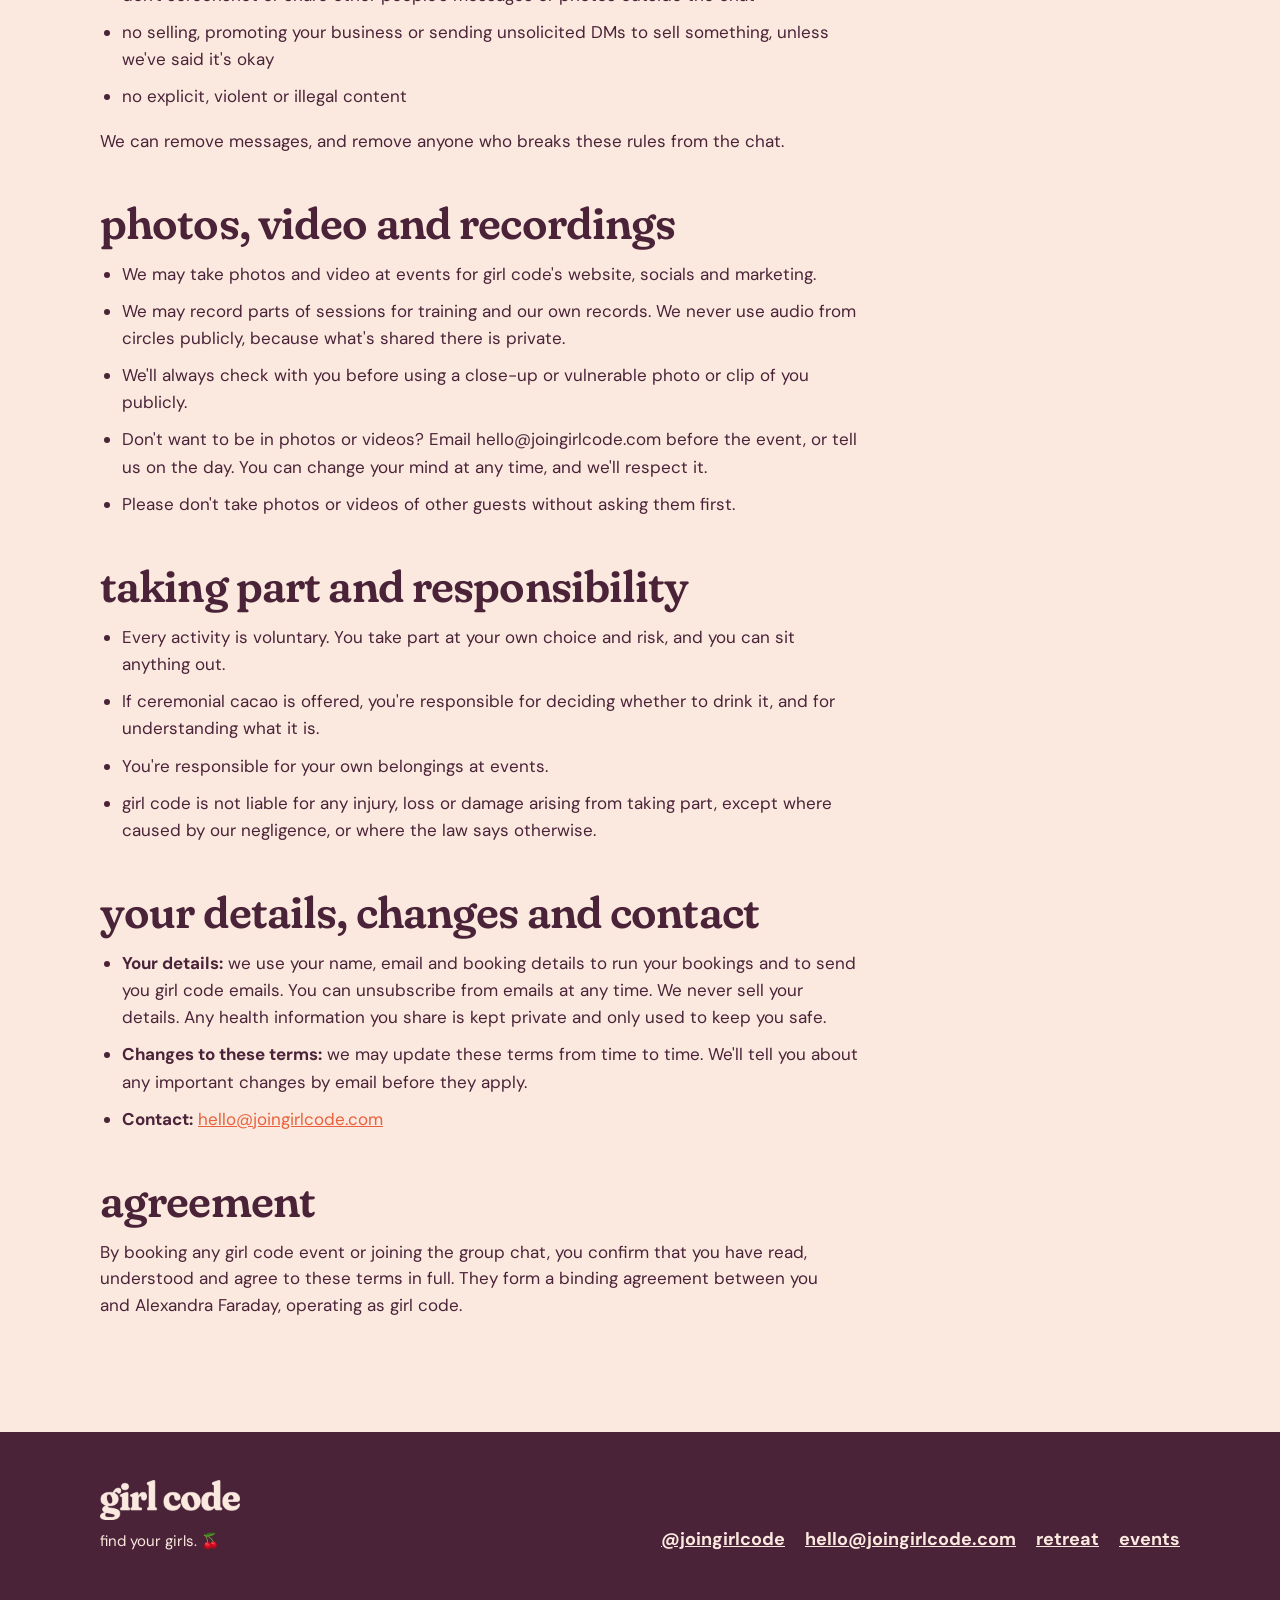
<file: terms.html>
<!DOCTYPE html>
<html lang="en">
<head>
<meta charset="utf-8">
<meta name="viewport" content="width=device-width, initial-scale=1, viewport-fit=cover">
<title>girl code terms & conditions</title>
<meta name="description" content="the terms for girl code events, online sessions, retreats and the group chat.">
<meta property="og:title" content="join girl code">
<meta property="og:description" content="the terms for girl code events, online sessions, retreats and the group chat.">
<meta property="og:image" content="https://joingirlcode.com/images/share-girlcode-v2.jpg">
<meta property="og:image:width" content="1200">
<meta property="og:image:height" content="630">
<meta name="twitter:card" content="summary_large_image">
<meta property="og:url" content="https://joingirlcode.com/terms.html">
<link rel="icon" href="favicon.ico?v=4" sizes="any">
<link rel="icon" type="image/png" sizes="32x32" href="images/favicon-v4-32.png">
<link rel="icon" type="image/png" sizes="192x192" href="images/favicon-v4-192.png">
<link rel="apple-touch-icon" href="images/apple-touch-icon-v4.png">
<link rel="preconnect" href="https://fonts.googleapis.com">
<link rel="preconnect" href="https://fonts.gstatic.com" crossorigin>
<link href="https://fonts.googleapis.com/css2?family=Fraunces:ital,opsz,wght,SOFT,WONK@0,9..144,400..700,0..100,0..1;1,9..144,400..700,0..100,0..1&family=DM+Sans:wght@400;700&display=swap" rel="stylesheet">
<link rel="stylesheet" href="style.css?v=23">
</head>
<body>
<header class="nav">
  <div class="wrap">
    <a class="nav__logo" href="index.html"><img src="images/logo-cherry.png" alt="girl code home" width="150" height="45"></a>
    <ul class="nav__links">
      <li><a href="about.html">about</a></li>
      <li><a href="events.html">events</a></li>
      <li><a href="retreat.html">retreat</a></li>
      <li><a class="btn btn--small" href="events.html" style="color:var(--blush)">see what's on</a></li>
    </ul>
  </div>
</header>
<main>
<section class="hero page-head">
  <div class="wrap" style="display:block">
    <span class="tag">the small print</span>
    <h1 style="margin-top:20px">terms + <em>conditions.</em></h1>
    <p class="lede" style="margin-top:20px">the agreement between you and girl code. last updated 26 october 2026.</p>
  </div>
</section>
<section class="follow">
  <div class="wrap tc prose">
<p>These terms are the agreement between Alexandra Faraday, operating as girl code ("girl code", "we", "us"), and you ("you", a guest). They cover everything girl code runs: online sessions, in-person meet-ups and events, retreats, and the girl code group chat.</p><p>They exist so everyone knows what to expect, and so girl code stays a respectful, safe space for all of us.</p><p>By booking an event or joining the group chat, you agree to these terms.</p><h2 class="tc-h">who can join</h2>
<p>By joining or booking, you confirm that you:</p><ul><li>are 18 or over</li><li>identify as a woman - girl code is a women's space, and trans women are welcome. A few events may be open to everyone (like our gals &amp; gays night); when they are, the event listing will say so clearly</li><li>are physically, mentally and emotionally able to take part in the activities you book</li><li>understand that girl code is a community, not therapy. Our sessions are not a substitute for medical, psychological or therapeutic support</li></ul>
<h2 class="tc-h">your health and wellbeing</h2>
<p>You are responsible for your own physical, mental, emotional and spiritual wellbeing before, during and after anything you take part in. Alex is not a medical professional.</p><p>Some sessions may not be right for you if you:</p><ul><li>are in acute mental health crisis, or are working through trauma without support</li><li>have a physical condition that could be made worse by movement, yoga, breathwork, ceremonial cacao or other activities on offer</li></ul><p>If you're unsure, please speak to a qualified professional and message us before booking.</p><p>Before a session or event, tell us about any health conditions, injuries, allergies or mental health considerations that could affect your participation. We'll keep this private.</p><p><strong>Cacao:</strong> if you have a chocolate allergy, any heart condition or a sensitivity to fermented foods, or you take antidepressants, check with a medical professional before drinking ceremonial cacao. Taking part is always your choice.</p><p><strong>Retreats and events abroad:</strong> you need suitable travel insurance, and we may ask for your policy details before you arrive.</p>
<h2 class="tc-h">the girl code way</h2>
<p>Our circles are spaces to share, to witness and to be witnessed. They are not for advice-giving, coaching or fixing. Wherever we meet, online or in person, you agree to:</p><ul><li>keep what others share private. What's said in the group stays in the group</li><li>speak from your own experience ("I" statements), not generalisations</li><li>not give advice unless someone asks for it, and never diagnose anyone</li><li>respect boundaries around touch, personal space, identities and different backgrounds</li><li>arrive on time, and understand that late arrivals may not be let in</li></ul><p>We can remove anyone whose behaviour is unsafe, disrespectful, disruptive or harmful to others, without a refund. This includes verbal, physical or emotional harm, and it applies to events, online sessions and the group chat.</p>
<h2 class="tc-h">event bookings, refunds and transfers</h2>
<p>These apply to all paid events, online and in person.</p><ul><li><strong>Tickets are non-refundable.</strong></li><li><strong>Can't make it?</strong> With at least 7 days' notice, you can move your ticket to another date (if spaces are available) or give it to a friend who meets these terms. Email hello@joingirlcode.com and we'll confirm.</li><li><strong>Within 7 days of the event,</strong> we can't offer refunds or transfers. This also applies to no-shows, late arrivals and changes of mind.</li><li><strong>Deposits and instalments</strong> (for retreats): payments must be made by the dates given when you book. If they aren't, your place may be released and a refund may not be possible.</li><li><strong>If we cancel or postpone an event,</strong> you can choose a full refund or a place on the new date. Refunds are issued within 7 days.</li><li><strong>If we change an event</strong> (activities, venue or co-hosts), we'll let you know as early as we can. If the change means you can no longer come, we'll offer you a transfer or a refund.</li></ul>
<h2 class="tc-h">online sessions</h2>
<ul><li>Online yoga, circles and rituals happen on Zoom. You need a Zoom account, a stable internet connection and a quiet, private space where you can take part safely.</li><li>Sessions start on time. If you're more than 10 minutes late, you may not be let in, so you don't disrupt the group. Missed sessions aren't refunded.</li><li>Keep your camera on during circles if you can. Please don't record, screenshot or share the session.</li><li>If something goes wrong on our side (like the music not playing), we'll share a Spotify playlist or a replacement instead. If we have to cancel, the event refund rules above apply.</li></ul>
<h2 class="tc-h">the group chat</h2>
<p>The girl code group chat is for our community. To keep it a good place to be:</p><ul><li>be kind! No bullying, harassment, hate or discrimination of any kind</li><li>don't screenshot or share other people's messages or photos outside the chat</li><li>no selling, promoting your business or sending unsolicited DMs to sell something, unless we've said it's okay</li><li>no explicit, violent or illegal content</li></ul><p>We can remove messages, and remove anyone who breaks these rules from the chat.</p>
<h2 class="tc-h">photos, video and recordings</h2>
<ul><li>We may take photos and video at events for girl code's website, socials and marketing.</li><li>We may record parts of sessions for training and our own records. We never use audio from circles publicly, because what's shared there is private.</li><li>We'll always check with you before using a close-up or vulnerable photo or clip of you publicly.</li><li>Don't want to be in photos or videos? Email hello@joingirlcode.com before the event, or tell us on the day. You can change your mind at any time, and we'll respect it.</li><li>Please don't take photos or videos of other guests without asking them first.</li></ul>
<h2 class="tc-h">taking part and responsibility</h2>
<ul><li>Every activity is voluntary. You take part at your own choice and risk, and you can sit anything out.</li><li>If ceremonial cacao is offered, you're responsible for deciding whether to drink it, and for understanding what it is.</li><li>You're responsible for your own belongings at events.</li><li>girl code is not liable for any injury, loss or damage arising from taking part, except where caused by our negligence, or where the law says otherwise.</li></ul>
<h2 class="tc-h">your details, changes and contact</h2>
<ul><li><strong>Your details:</strong> we use your name, email and booking details to run your bookings and to send you girl code emails. You can unsubscribe from emails at any time. We never sell your details. Any health information you share is kept private and only used to keep you safe.</li><li><strong>Changes to these terms:</strong> we may update these terms from time to time. We'll tell you about any important changes by email before they apply.</li><li><strong>Contact:</strong> <a href="mailto:hello@joingirlcode.com">hello@joingirlcode.com</a></li></ul>
<h2 class="tc-h">agreement</h2>
<p>By booking any girl code event or joining the group chat, you confirm that you have read, understood and agree to these terms in full. They form a binding agreement between you and Alexandra Faraday, operating as girl code.</p>
  </div>
</section>
</main>
<footer>
  <div class="wrap">
    <div>
      <img src="images/logo-peach-v2.png" alt="girl code" width="140" height="42">
      <p>find your girls. 🍒</p>
    </div>
    <div class="foot-links">
      <a href="https://www.instagram.com/joingirlcode/" target="_blank" rel="noopener">@joingirlcode</a>
      <a href="mailto:hello@joingirlcode.com">hello@joingirlcode.com</a>
      <a href="retreat.html">retreat</a>
      <a href="events.html">events</a>
    </div>
  </div>
</footer>
</body>
</html>
</file>
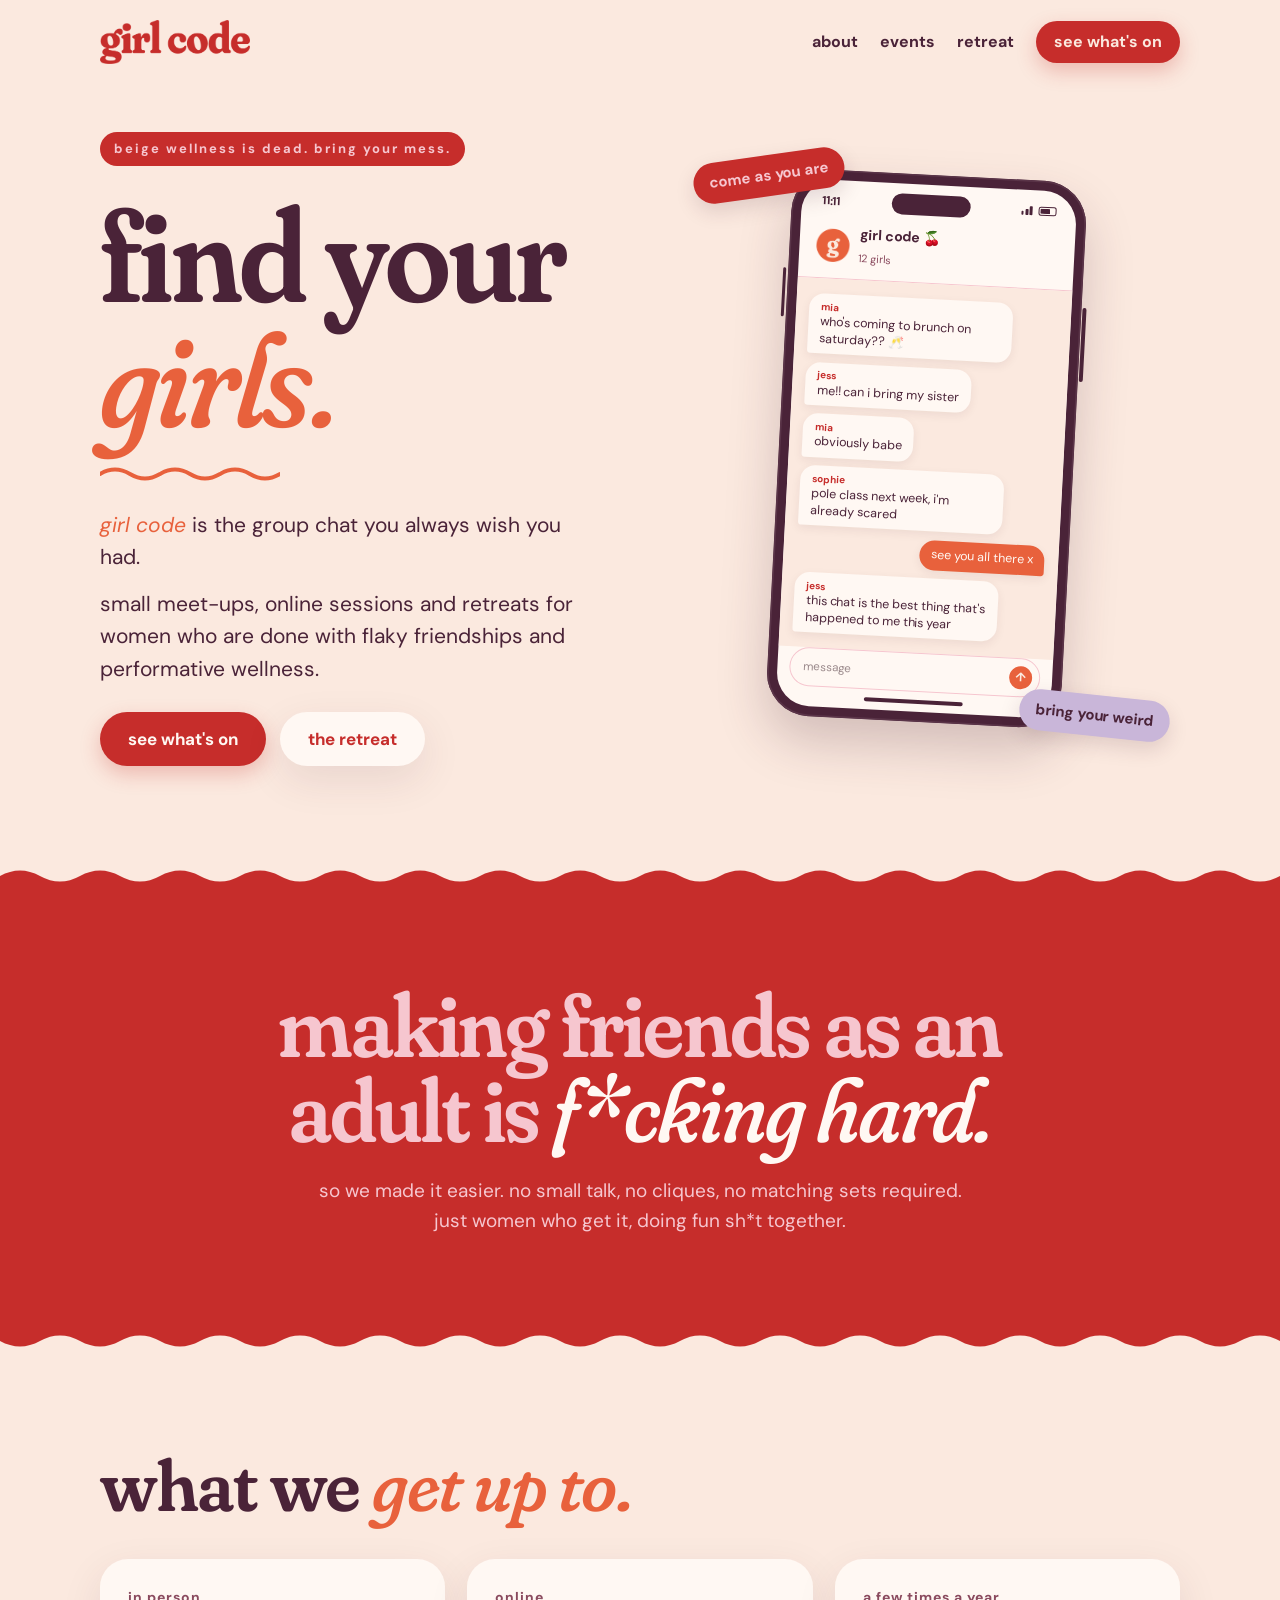
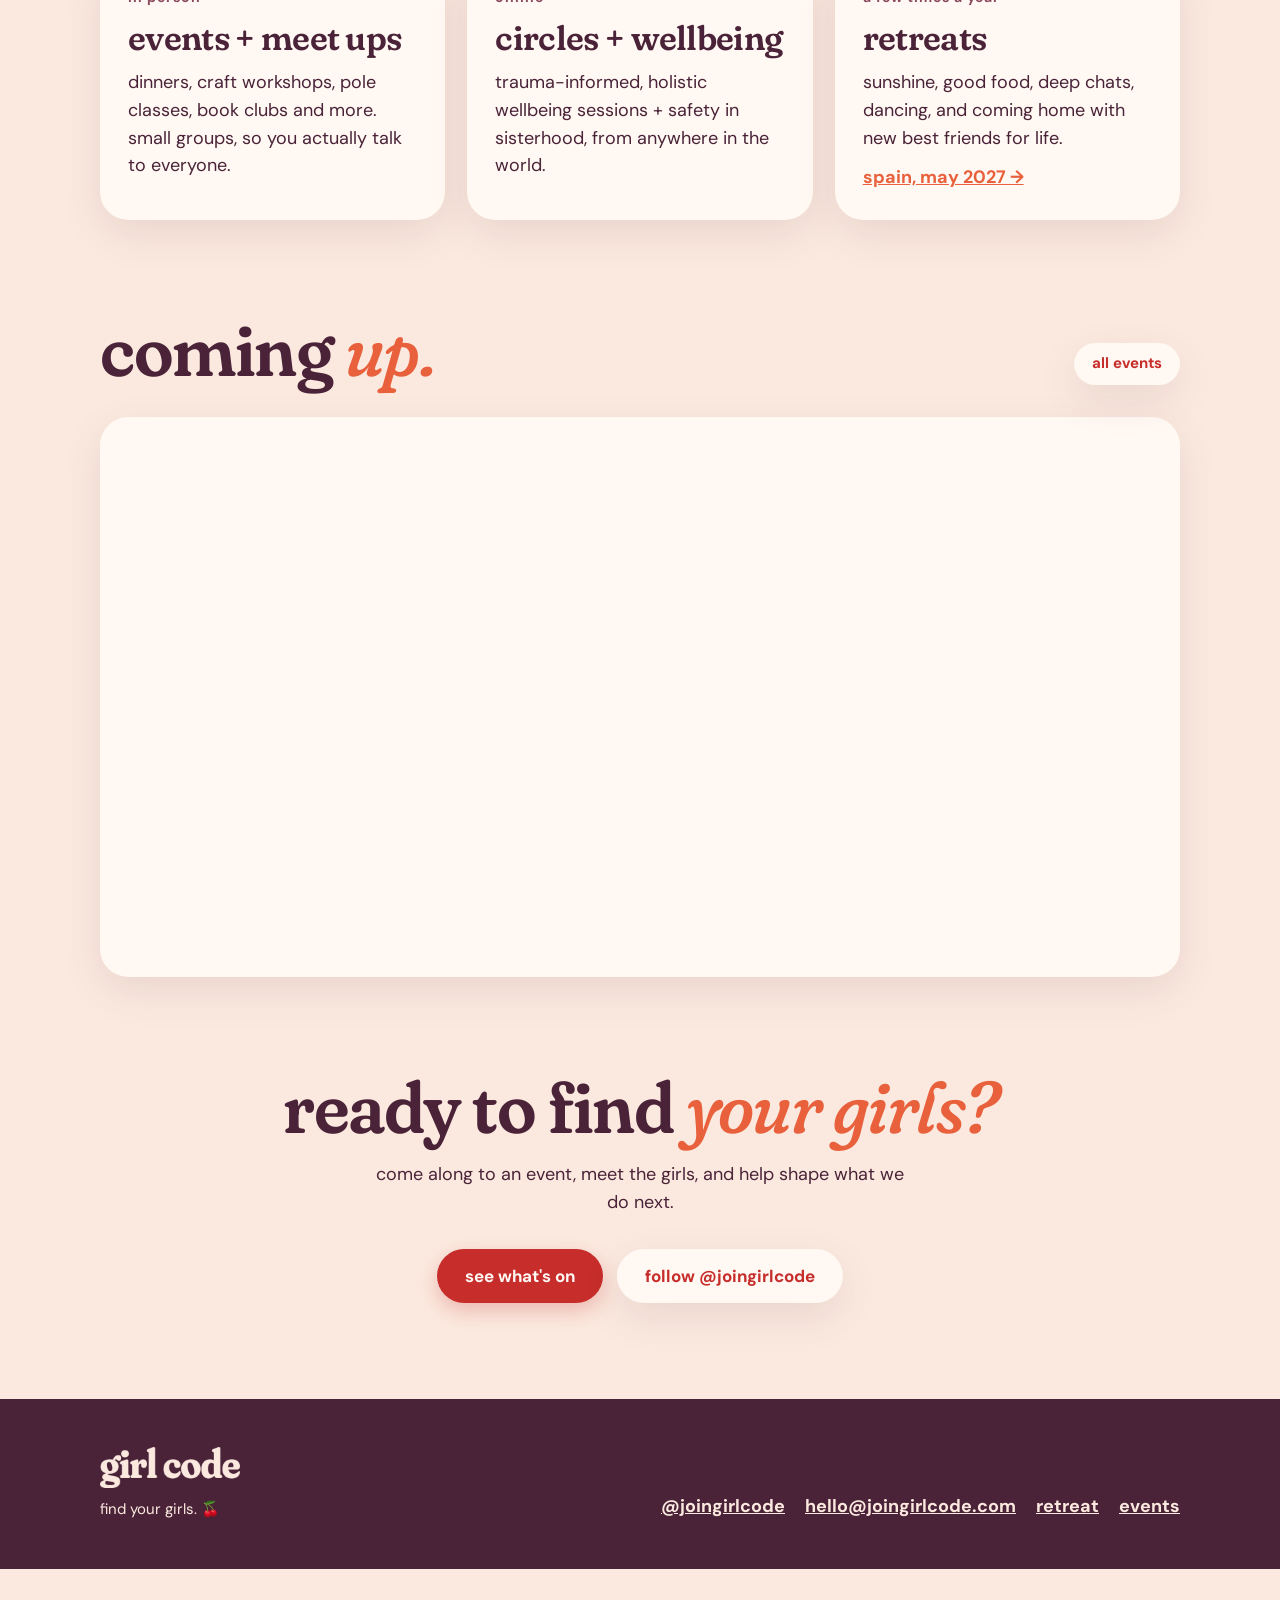
<file: welcome.html>
<!doctype html>
<html lang="en"><head><meta charset="utf-8"><meta name="robots" content="noindex"><meta http-equiv="refresh" content="0; url=index.html"><link rel="canonical" href="https://joingirlcode.com/index.html"><title>girl code</title></head>
<body><p><a href="index.html">take me to girl code</a></p></body></html>
</file>
<file: style.css>
/* girl code — sunset spritz: peach, aperol, cherry + pink, plum text, soft fraunces, wavy lines */
:root {
  --blush: #FBE9DF;   /* peach (background) */
  --rose: #F6C6CF;    /* pink */
  --cherry: #E8613C;  /* aperol (main accent) */
  --red: #C62D2B;     /* cherry red */
  --coral: #F08A7E;
  --lilac: #C9B6D9;
  --deep: #8A4A5E;
  --ink: #4A2338;     /* plum (text) */
  --white: #FFF8F3;
  --soft: 0 14px 40px rgba(74, 35, 56, .10);
  --serif: 'Fraunces', Georgia, 'Times New Roman', serif;
  --sans: 'DM Sans', Helvetica, Arial, sans-serif;
  --gutter: max(20px, env(safe-area-inset-left, 0px));
  --gutter-r: max(20px, env(safe-area-inset-right, 0px));
  --wrap: 1120px;
  color-scheme: light;
}

* { box-sizing: border-box; }
html { scroll-behavior: smooth; }
body {
  margin: 0;
  background: var(--blush);
  color: var(--ink);
  font-family: var(--sans);
  font-size: 18px;
  line-height: 1.55;
  -webkit-font-smoothing: antialiased;
}
img { max-width: 100%; display: block; }
a { color: var(--cherry); }
a:focus-visible, button:focus-visible { outline: 3px solid var(--cherry); outline-offset: 3px; border-radius: 6px; }

.wrap { max-width: var(--wrap); margin: 0 auto; padding-left: var(--gutter); padding-right: var(--gutter-r); }

/* nav */
.nav { padding-block: 20px; }
.nav .wrap { display: flex; align-items: center; justify-content: space-between; gap: 16px; flex-wrap: wrap; }
.nav__logo img { width: 150px; }
.nav__links { display: flex; align-items: center; gap: 22px; flex-wrap: wrap; list-style: none; margin: 0; padding: 0; }
.nav__links a { color: var(--ink); text-decoration: none; font-weight: 700; font-size: 16px; }
.nav__links a:hover, .nav__links a[aria-current="page"] { color: var(--cherry); text-decoration: underline; text-underline-offset: 5px; text-decoration-thickness: 2px; }

/* buttons */
.btn {
  display: inline-block; text-decoration: none; font-weight: 700; font-size: 17px;
  padding: 14px 28px; border-radius: 999px; border: 2px solid var(--ink);
  background: var(--cherry); color: var(--blush);
  transition: transform .15s ease, box-shadow .15s ease;
  box-shadow: 4px 4px 0 var(--ink);
}
.btn:hover { transform: translate(-2px, -2px); box-shadow: 6px 6px 0 var(--ink); }
.btn--light { background: var(--white); color: var(--cherry); }
.btn--small { padding: 9px 18px; font-size: 15px; box-shadow: 3px 3px 0 var(--ink); }
.btn-row { display: flex; gap: 14px; flex-wrap: wrap; }

/* type */
h1, h2, h3 { font-family: var(--serif); font-weight: 400; line-height: .95; margin: 0; text-wrap: balance; }
h1 { font-size: clamp(64px, 11vw, 132px); letter-spacing: -1px; }
h2 { font-size: clamp(42px, 6vw, 72px); }
h3 { font-size: 34px; line-height: 1.05; }
em { color: var(--cherry); }
.lede { font-size: 21px; max-width: 34ch; }
.tag {
  display: inline-block; background: var(--ink); color: var(--blush); font-weight: 700;
  font-size: 13px; letter-spacing: 2px; padding: 7px 14px; border-radius: 999px;
}
.tag--red { background: var(--cherry); }
.tag--rose { background: var(--rose); color: var(--ink); }
.muted { color: var(--deep); }

section { padding-block: 72px; }

/* hero */
.hero { padding-block: 40px 80px; overflow-x: clip; }
.hero .wrap { display: grid; grid-template-columns: 1.05fr 1fr; gap: 40px; align-items: center; }
.hero__copy { display: flex; flex-direction: column; gap: 26px; min-width: 0; }
.fan { position: relative; height: 520px; }
.fan img {
  position: absolute; width: 190px; border-radius: 22px; border: 3px solid var(--ink);
  box-shadow: 0 16px 30px rgba(42, 26, 26, .22); top: 40px; left: 50%;
  transition: transform .3s ease;
}
.fan img:nth-child(1) { transform: translateX(-150%) rotate(-16deg); top: 90px; }
.fan img:nth-child(2) { transform: translateX(-95%) rotate(-7deg); top: 50px; }
.fan img:nth-child(3) { transform: translateX(-50%) rotate(2deg); top: 30px; }
.fan img:nth-child(4) { transform: translateX(-5%) rotate(10deg); top: 60px; }
.fan img:nth-child(5) { transform: translateX(45%) rotate(18deg); top: 110px; }
.fan:hover img:nth-child(3) { transform: translateX(-50%) rotate(2deg) translateY(-12px); }
.bubble {
  position: absolute; font-weight: 700; font-size: 17px; padding: 10px 18px; border: 2px solid var(--ink);
  border-radius: 20px 20px 20px 4px; background: var(--white); color: var(--ink); z-index: 2;
}
.bubble--red { background: var(--cherry); color: var(--blush); border-radius: 20px 20px 4px 20px; }

/* POV band */
.band { background: var(--cherry); color: var(--blush); text-align: center; padding-block: 64px; }
.band h2 { font-size: clamp(46px, 7vw, 92px); }
.band em { color: var(--rose); }
.band p { max-width: 52ch; margin: 22px auto 0; font-size: 19px; }

/* cards */
.grid3 { display: grid; grid-template-columns: repeat(3, minmax(0, 1fr)); gap: 22px; margin-top: 40px; }
.card {
  background: var(--white); border: 2px solid var(--ink); border-radius: 24px; padding: 28px;
  display: flex; flex-direction: column; gap: 12px; min-width: 0;
}
.card p { margin: 0; }
.card__meta { font-size: 14px; font-weight: 700; letter-spacing: 1px; color: var(--deep); }

/* events */
.event { display: grid; grid-template-columns: 170px 1fr auto; gap: 26px; align-items: center;
  background: var(--white); border: 2px solid var(--ink); border-radius: 24px; padding: 26px 30px; }
.event + .event { margin-top: 18px; }
.event__when { font-family: var(--serif); font-size: 32px; line-height: 1; color: var(--cherry); }
.event__when small { display: block; font-family: var(--sans); font-size: 14px; font-weight: 700; color: var(--ink); margin-top: 8px; letter-spacing: 1px; }
.event__body { min-width: 0; display: flex; flex-direction: column; gap: 8px; }
.event__body p { margin: 0; }
.event__tags { display: flex; gap: 8px; flex-wrap: wrap; }

/* table */
.table-wrap { overflow-x: auto; margin-top: 34px; border: 2px solid var(--ink); border-radius: 24px; background: var(--white); }
table { width: 100%; border-collapse: collapse; min-width: 560px; }
th, td { text-align: left; padding: 16px 22px; border-bottom: 1px solid var(--rose); vertical-align: top; }
thead th { background: var(--ink); color: var(--blush); font-size: 15px; letter-spacing: 1px; }
thead th.highlight { background: var(--cherry); }
tbody tr:last-child td { border-bottom: 0; }
td.yes { font-weight: 700; color: var(--cherry); }

/* price */
.price { display: grid; grid-template-columns: 1fr 1fr; gap: 22px; margin-top: 40px; }
.price__card { border: 2px solid var(--ink); border-radius: 28px; padding: 32px; background: var(--white); display: flex; flex-direction: column; gap: 14px; min-width: 0; }
.price__card--hot { background: var(--cherry); color: var(--blush); box-shadow: 8px 8px 0 var(--ink); }
.price__card--hot em { color: var(--rose); }
.price__num { font-family: var(--serif); font-size: 88px; line-height: .9; }
.price__num small { font-family: var(--sans); font-size: 18px; }
.price__card ul { margin: 0; padding-left: 20px; display: flex; flex-direction: column; gap: 6px; }

/* about */
.split { display: grid; grid-template-columns: 1fr 1fr; gap: 56px; align-items: start; }
.split > * { min-width: 0; }
.prose p { margin: 0 0 18px; max-width: 60ch; }
.photo { position: relative; border: 3px solid var(--ink); border-radius: 28px; background: var(--rose); aspect-ratio: 4 / 5; overflow: hidden; display: grid; place-items: center; transform: rotate(-2deg); max-width: 100%; }
.photo img { width: 100%; height: 100%; object-fit: cover; }
.photo img.placeholder { position: absolute; top: 50%; left: 50%; transform: translate(-50%, -50%); width: 45%; height: auto; object-fit: contain; }
.prose .quote, .quote { font-family: var(--serif); font-style: italic; font-size: 34px; line-height: 1.1; color: var(--cherry); border-left: 4px solid var(--cherry); padding-left: 20px; margin: 48px 0 30px; }

/* cta */
.cta { text-align: center; }
.cta .btn-row { justify-content: center; margin-top: 28px; }
.cta p { max-width: 46ch; margin: 18px auto 0; }

/* footer */
footer { background: var(--ink); color: var(--blush); padding-block: 48px; }
footer .wrap { display: flex; justify-content: space-between; gap: 24px; flex-wrap: wrap; align-items: flex-end; }
footer a { color: var(--blush); }
footer img { width: 140px; margin-bottom: 10px; }
footer p { margin: 0; font-size: 15px; }
.foot-links { display: flex; gap: 20px; flex-wrap: wrap; font-weight: 700; }

@media (max-width: 860px) {
  .hero .wrap, .split, .price { grid-template-columns: 1fr; }
  .grid3 { grid-template-columns: 1fr; }
  .fan { height: 420px; }
  .fan img { width: 150px; }
  .event { grid-template-columns: 1fr; gap: 14px; }
  section { padding-block: 56px; }
}
@media (max-width: 480px) {
  .nav__links { gap: 14px; }
  .nav__links a { font-size: 15px; }
  .fan { height: 340px; }
  .fan img { width: 118px; border-radius: 16px; }
  .bubble { font-size: 14px; }
}
@media (prefers-reduced-motion: reduce) {
  * { transition: none !important; scroll-behavior: auto !important; }
}

/* group chat mockup (home hero) */
.chat { position: relative; display: flex; justify-content: center; padding-block: 20px; }
.phone {
  width: 330px; max-width: 100%; background: var(--ink); border-radius: 52px; padding: 12px;
  box-shadow: 10px 10px 0 var(--cherry), inset 0 0 0 2px #4a3434; transform: rotate(3deg); position: relative;
}
.phone::before, .phone::after { content: ""; position: absolute; width: 4px; border-radius: 4px; background: var(--ink); }
.phone::before { left: -6px; top: 120px; height: 60px; }
.phone::after { right: -6px; top: 150px; height: 90px; }
.phone__screen { background: var(--white); border-radius: 40px; overflow: hidden; }
.phone__status { display: flex; align-items: center; justify-content: space-between; padding: 12px 24px 4px; font-size: 14px; font-weight: 700; }
.phone__island { width: 96px; height: 26px; border-radius: 999px; background: var(--ink); }
.phone__icons { display: flex; align-items: flex-end; gap: 2px; }
.phone__icons i { display: block; width: 3px; background: var(--ink); border-radius: 1px; }
.phone__icons i:nth-child(1) { height: 5px; } .phone__icons i:nth-child(2) { height: 8px; } .phone__icons i:nth-child(3) { height: 11px; }
.phone__icons b { display: block; width: 22px; height: 11px; border: 1.5px solid var(--ink); border-radius: 3px; margin-left: 5px; background: linear-gradient(90deg, var(--ink) 70%, transparent 70%); background-clip: content-box; padding: 1px; }
.phone__input { display: flex; align-items: center; justify-content: space-between; margin: 0 14px 10px; padding: 8px 8px 8px 16px; border: 1.5px solid var(--rose); border-radius: 999px; color: #9b8a8c; font-size: 14px; background: var(--white); }
.phone__send { width: 28px; height: 28px; border-radius: 50%; background: var(--cherry); color: var(--blush); display: grid; place-items: center; font-weight: 700; font-size: 15px; }
.phone__home { width: 120px; height: 5px; border-radius: 999px; background: var(--ink); margin: 6px auto 10px; }
.phone__top { display: flex; align-items: center; gap: 12px; padding: 10px 20px 12px; border-bottom: 2px solid var(--rose); }
.phone__top img { width: 40px; height: 40px; object-fit: contain; }
.phone__top strong { display: block; font-size: 17px; }
.phone__top small { color: var(--deep); font-size: 13px; }
.phone__msgs { display: flex; flex-direction: column; gap: 10px; padding: 18px 16px 18px; background: var(--blush); }
.msg { align-self: flex-start; max-width: 82%; background: var(--white); border: 2px solid var(--ink); border-radius: 18px 18px 18px 4px; padding: 8px 14px; font-size: 15px; line-height: 1.35; }
.msg b { display: block; font-size: 12px; color: var(--cherry); }
.msg--me { align-self: flex-end; background: var(--cherry); color: var(--blush); border-radius: 18px 18px 4px 18px; }
.sticker { position: absolute; z-index: 2; font-weight: 700; font-size: 15px; padding: 9px 16px; border: 2px solid var(--ink); border-radius: 999px; }
.sticker--a { top: 0; left: 4%; background: var(--cherry); color: var(--blush); transform: rotate(-8deg); }
.sticker--b { bottom: 6px; right: 2%; background: var(--rose); color: var(--ink); transform: rotate(6deg); }
@media (max-width: 480px) { .phone { width: 296px; border-radius: 46px; } .sticker { font-size: 13px; } }

.origin-quote { align-self: center; }
.origin-quote .quote { font-size: 46px; margin: 0; padding-left: 28px; }
@media (max-width: 800px) { .origin-quote .quote { font-size: 34px; margin-top: 16px; } }

/* waitlist page */
.wl { padding-block: 40px 90px; overflow-x: clip; }
.wl .wrap { display: grid; grid-template-columns: 1.1fr 1fr; grid-template-areas: 'intro card' 'perks card'; column-gap: 56px; row-gap: 36px; align-items: start; }
.wl__intro { grid-area: intro; } .wl__perks { grid-area: perks; } .wl__card { grid-area: card; }
.wl__copy { display: flex; flex-direction: column; gap: 22px; min-width: 0; }
.wl__h2 { font-size: clamp(34px, 4vw, 48px); margin-top: 14px; }
.perks { list-style: none; margin: 0; padding: 0; display: flex; flex-direction: column; gap: 16px; }
.perks li { display: flex; gap: 16px; align-items: flex-start; font-size: 17px; line-height: 1.5; }
.perks li > span { flex: none; font-size: 18px; line-height: 1.5; }
.wl__card { position: relative; background: var(--white); border: 3px solid var(--ink); border-radius: 28px; padding: 44px 36px 34px; box-shadow: 10px 10px 0 var(--cherry); margin-top: 30px; min-width: 0; }
.wl__card h3 { font-family: var(--serif); font-weight: 400; font-size: 46px; line-height: 1; margin: 0 0 10px; }
.wl__card h3 em { color: var(--cherry); }
.wl__sticker { background: var(--rose); color: var(--ink); position: absolute; top: -22px; right: 24px; transform: rotate(6deg); }
.field { display: flex; flex-direction: column; gap: 8px; font-weight: 700; font-size: 14px; letter-spacing: .5px; margin-bottom: 18px; }
.field input { font: inherit; font-weight: 400; font-size: 18px; padding: 16px 18px; border: 2px solid var(--ink); border-radius: 16px; background: var(--blush); color: var(--ink); outline: none; width: 100%; box-sizing: border-box; }
.field input:focus { border-color: var(--cherry); box-shadow: 0 0 0 4px var(--rose); }
.consent { display: flex; gap: 12px; align-items: flex-start; font-size: 14px; line-height: 1.45; color: var(--deep); margin-bottom: 24px; cursor: pointer; }
.consent input { flex: none; width: 22px; height: 22px; margin: 1px 0 0; accent-color: var(--cherry); }
.wl__btn { width: 100%; justify-content: center; font-size: 19px; border: 0; cursor: pointer; }
.wl__btn:disabled { opacity: .7; cursor: wait; }
.wl__err { color: var(--cherry); font-weight: 700; font-size: 14px; margin: 12px 0 0; min-height: 1em; }
.wl__done { text-align: center; }
.wl__done h3 { margin-top: 16px; }
.wl__done p { margin: 0 0 22px; font-size: 17px; }
@media (max-width: 860px) {
  .wl .wrap { grid-template-columns: 1fr; grid-template-areas: 'intro' 'card' 'perks'; row-gap: 30px; }
  .wl__h2 { margin-top: 20px; }
  .wl__card { padding: 40px 22px 28px; box-shadow: 6px 6px 0 var(--cherry); }
}
.wl .lede { max-width: 38ch; text-wrap: pretty; }

/* events: phone readability */
@media (max-width: 860px) {
  .event { gap: 18px; padding: 28px 24px 26px; border-radius: 22px; }
  .event + .event { margin-top: 22px; }
  .event__when { display: flex; align-items: baseline; flex-wrap: wrap; gap: 4px 12px; font-size: 26px; padding-bottom: 16px; border-bottom: 2px solid var(--rose); }
  .event__when small { margin-top: 0; font-size: 13px; color: var(--deep); }
  .event__body { gap: 14px; }
  .event__tags .tag { font-size: 11px; letter-spacing: 1.5px; padding: 6px 12px; }
  .event__body h3 { font-size: 32px; line-height: 1; }
  .event__body p { font-size: 16px; line-height: 1.65; color: #4a3434; }
  .event .btn { align-self: flex-start; justify-self: start; width: auto; padding: 12px 22px; font-size: 15px; }
}

/* luma calendar */
.luma { background: var(--white); border: 3px solid var(--ink); border-radius: 28px; overflow: hidden; box-shadow: 8px 8px 0 var(--cherry); }
.luma iframe { display: block; width: 100%; height: 760px; border: 0; }
.luma__note { margin: 26px 0 0; font-size: 16px; color: var(--deep); }
@media (max-width: 860px) {
  .luma { border-radius: 22px; box-shadow: 5px 5px 0 var(--cherry); }
  .luma iframe { height: 820px; }
}
.luma--home iframe { height: 560px; }

/* ===== spacing system (one rhythm for the whole site) ===== */
:root { --space: 96px; --space-sm: 48px; }
section { padding-block: var(--space); }
section.follow { padding-top: 0; }
.hero { padding-block: var(--space-sm) var(--space); }
.hero.page-head { padding-block: var(--space-sm) var(--space-sm); }
.page-head .lede { margin-top: 20px !important; }
.page-head h1 { margin-top: 20px !important; }
.follow .price, .follow .grid3 { margin-top: 0; }
.band { padding-block: var(--space); }
.band p { margin-top: 24px; }
.cta p { margin-top: 20px; }
.cta .btn-row { margin-top: 32px; }
@media (max-width: 860px) {
  :root { --space: 64px; --space-sm: 32px; }
  .split { gap: 32px; }
  .hero .wrap { gap: 48px; }
}

/* home: smaller phone (scaled evenly, keeps its shape) */
.phone { width: 355px; zoom: .83; }
@media (max-width: 480px) { .phone { width: 355px; zoom: .8; } }

/* about: origins + quote */
.origin-quote .quote { margin: 0; }
@media (max-width: 800px) { .origin-quote .quote { margin: 0; font-size: 34px; } }

/* about: founder photo */
.founder { display: flex; flex-direction: column; gap: 28px; }
.founder__title h2 { margin-top: 20px; }
.founder__photo { width: 100%; max-width: 340px; height: auto; transform: rotate(-3deg); filter: drop-shadow(8px 10px 0 rgba(42,26,26,.35)); }
@media (max-width: 860px) {
  .founder { flex-direction: row; align-items: center; justify-content: space-between; gap: 16px; }
  .founder__photo { width: 44%; max-width: 200px; flex: none; }
}
@media (max-width: 480px) { .chat { padding-top: 34px; } .sticker--a { top: 0; left: 0; } }

/* retreat page */
.rt-spaces { position: static; background: var(--rose); color: var(--ink); transform: rotate(-4deg); align-self: center; }
.rt-facts { display: grid; grid-template-columns: repeat(4, minmax(0, 1fr)); border: 2px solid var(--ink); border-radius: 24px; background: var(--white); overflow: hidden; }
.rt-facts > div { padding: 24px; border-left: 2px solid var(--rose); }
.rt-facts > div:first-child { border-left: 0; }
.rt-facts p { margin: 8px 0 0; font-size: 16px; line-height: 1.5; }
.rt-grid { grid-template-columns: repeat(2, minmax(0, 1fr)); margin-top: 32px; }
.rt-link { font-weight: 700; color: var(--cherry); text-decoration: underline; margin-top: auto; }
.rt-form { max-width: 560px; margin: 0 auto; }
@media (max-width: 860px) {
  .rt-facts { grid-template-columns: 1fr 1fr; }
  .rt-facts > div:nth-child(3) { border-left: 0; }
  .rt-facts > div:nth-child(n+3) { border-top: 2px solid var(--rose); }
  .rt-grid { grid-template-columns: 1fr; }
}
@media (max-width: 480px) {
  .rt-facts { grid-template-columns: 1fr; }
  .rt-facts > div { border-left: 0; }
  .rt-facts > div + div { border-top: 2px solid var(--rose); }
}
.follow .rt-grid { margin-top: 40px; }
.rt-wide { margin: 32px 0 0; border: 3px solid var(--ink); border-radius: 28px; overflow: hidden; box-shadow: 8px 8px 0 var(--cherry); }
.rt-wide img { display: block; width: 100%; height: 520px; object-fit: cover; }
.rt-villa { align-items: center; }
.rt-list { margin: 0 0 18px; padding-left: 20px; line-height: 1.7; }
.rt-grid4 { display: grid; grid-template-columns: 1fr 1fr; gap: 14px; }
.rt-grid4 img { width: 100%; aspect-ratio: 1; object-fit: cover; border: 2px solid var(--ink); border-radius: 20px; display: block; }
.rt-grid4 img:nth-child(1) { transform: rotate(-1.5deg); } .rt-grid4 img:nth-child(4) { transform: rotate(1.5deg); }
.rt-polaroid { display: block; width: 100%; max-width: 360px; margin-top: 32px; border: 8px solid var(--white); border-bottom-width: 36px; border-radius: 6px; transform: rotate(-3deg); box-shadow: 0 16px 30px rgba(42,26,26,.3); }
@media (max-width: 860px) {
  .rt-wide img { height: 300px; }
  .rt-wide { box-shadow: 5px 5px 0 var(--cherry); border-radius: 22px; }
  .rt-polaroid { max-width: 260px; margin: 24px auto 0; }
}
.rt-strike { text-decoration: line-through; text-decoration-color: var(--rose); text-decoration-thickness: 5px; }

/* events: retreat highlight */
.rt-promo { position: relative; display: grid; grid-template-columns: 1fr 1fr; margin-top: 56px; background: var(--cherry); color: var(--blush); border: 3px solid var(--ink); border-radius: 28px; box-shadow: 8px 8px 0 var(--ink); text-decoration: none; overflow: visible; transition: transform .2s ease, box-shadow .2s ease; }
.rt-promo:hover { transform: translate(-2px, -2px); box-shadow: 10px 10px 0 var(--ink); }
.rt-promo img { width: 100%; height: 100%; min-height: 320px; object-fit: cover; display: block; border-radius: 25px 0 0 25px; }
.rt-promo__txt { padding: 44px; display: flex; flex-direction: column; gap: 18px; justify-content: center; }
.rt-promo__txt h2 { font-size: clamp(40px, 5vw, 60px); }
.rt-promo__txt em { color: var(--rose); }
.rt-promo__txt p { margin: 0; font-size: 17px; line-height: 1.55; }
.rt-promo__sticker { top: -20px; right: 28px; background: var(--rose); color: var(--ink); transform: rotate(6deg); }
@media (max-width: 860px) {
  .rt-promo { grid-template-columns: 1fr; box-shadow: 5px 5px 0 var(--ink); }
  .rt-promo img { min-height: 0; height: 220px; border-radius: 25px 25px 0 0; }
  .rt-promo__txt { padding: 28px 24px 32px; }
}
.wc-steps .card h3 { font-size: 32px; }
.rt-elements { margin: 20px 0 0; font-size: 19px; line-height: 1.55; max-width: 52ch; }

/* terms page */
.tc > * { max-width: 760px; }
.tc .tc-h { font-size: clamp(32px, 4vw, 44px); margin: 48px 0 16px; }
.tc ul { padding-left: 22px; margin: 0 0 18px; }
.tc li { margin-bottom: 10px; line-height: 1.6; }
.tc p, .tc li { font-size: 17px; }


/* ================= sunset spritz refresh ================= */
h1, h2, h3, .price__num, .event__when, .quote { font-family: var(--serif); font-weight: 600; font-variation-settings: 'SOFT' 100, 'WONK' 1; letter-spacing: -.02em; }
h1 em, h2 em, h3 em, .quote { font-weight: 500; }
em { font-variation-settings: 'SOFT' 100, 'WONK' 1; }

/* soft, rounded, no hard outlines */
.btn, .btn--small { border: 0; box-shadow: 0 8px 20px rgba(232, 97, 60, .28); }
.btn:hover { transform: translateY(-2px); box-shadow: 0 12px 26px rgba(232, 97, 60, .34); }
.btn--light { background: var(--white); color: var(--cherry); box-shadow: var(--soft); }
.card, .event, .table-wrap, .price__card, .luma, .wl__card, .rt-facts, .photo { border: 0 !important; box-shadow: var(--soft) !important; border-radius: 28px; }
.price__card--hot { background: var(--red); color: var(--rose); box-shadow: 0 18px 40px rgba(198, 45, 43, .28) !important; }
.price__card--hot em { color: var(--white); }
.price__card--hot .btn--light { color: var(--red); }
thead th { background: var(--ink); color: var(--white); }
thead th.highlight { background: var(--red); }
.tag { background: var(--ink); color: var(--white); }
.tag--red { background: var(--red); color: var(--rose); }
.tag--rose { background: var(--rose); color: var(--ink); }
.rt-wide, .rt-grid4 img { border: 0 !important; box-shadow: var(--soft) !important; }
.rt-promo { border: 0; background: var(--red); color: var(--rose); box-shadow: 0 18px 40px rgba(198, 45, 43, .25); }
.rt-promo:hover { box-shadow: 0 22px 48px rgba(198, 45, 43, .32); }
.rt-promo__txt em { color: var(--white); }
.field input { border: 2px solid var(--rose); background: var(--white); }
.field input:focus { border-color: var(--cherry); box-shadow: 0 0 0 4px rgba(232, 97, 60, .18); }

/* the red + pink band, with wavy edges */
.band { background: var(--red); color: var(--rose); position: relative; margin-block: 24px; }
.band em { color: var(--white); }
.band::before, .band::after { content: ''; position: absolute; left: 0; right: 0; height: 22px;
  background: url("data:image/svg+xml,%3Csvg xmlns='http://www.w3.org/2000/svg' width='80' height='22' viewBox='0 0 80 22'%3E%3Cpath d='M0 22 V11 Q20 0 40 11 T80 11 V22Z' fill='%23C62D2B'/%3E%3C/svg%3E") repeat-x; background-size: 80px 22px; }
.band::before { top: -21px; }
.band::after { bottom: -21px; transform: scaleY(-1); }

/* signature wavy line under page titles */
.hero h1::after, .page-head h1::after { content: ''; display: block; width: 180px; height: 18px; margin-top: 22px;
  background: url("data:image/svg+xml,%3Csvg xmlns='http://www.w3.org/2000/svg' width='60' height='18' viewBox='0 0 60 18'%3E%3Cpath d='M0 9 Q15 0 30 9 T60 9' stroke='%23E8613C' stroke-width='4' fill='none' stroke-linecap='round'/%3E%3C/svg%3E") repeat-x; background-size: 60px 18px; }

/* phone mock: softer */
.phone { box-shadow: 0 30px 60px rgba(74, 35, 56, .22), inset 0 0 0 2px #5a3448 !important; }
.msg { border: 0; box-shadow: 0 4px 12px rgba(74, 35, 56, .08); }
.msg--me { background: var(--cherry); color: var(--white); }
.msg b { color: var(--red); }
.phone__top { border-bottom-color: var(--rose); }
.sticker { border: 0; box-shadow: 0 8px 20px rgba(74, 35, 56, .15); }
.sticker--a { background: var(--red); color: var(--rose); }
.sticker--b { background: var(--lilac); color: var(--ink); }
.bubble { border: 0; box-shadow: var(--soft); }
.fan img { border: 0; }
.nav__logo img, footer img { height: auto; }

/* more red, less orange: buttons, nav and logo in cherry red */
.btn, .btn--small { background: var(--red); color: var(--white); box-shadow: 0 8px 20px rgba(198, 45, 43, .26); }
.btn:hover { box-shadow: 0 12px 26px rgba(198, 45, 43, .32); }
.btn--light, .price__card--hot .btn--light { background: var(--white); color: var(--red); box-shadow: var(--soft); }
.nav__links a:hover, .nav__links a[aria-current="page"] { color: var(--red); }

/* arch photo (matches alexfaraday.com) */
.arch { position: relative; width: min(300px, 72vw); aspect-ratio: 3 / 4; margin-top: 36px; isolation: isolate; }
.arch img { width: 100%; height: 100%; object-fit: cover; object-position: center 20%; border-radius: 999px 999px 0 0; display: block; }
.arch::before { content: ""; position: absolute; z-index: -1; left: 16px; top: 16px; right: -16px; bottom: -16px; border-radius: 999px 999px 0 0; background: var(--rose); }
@media (max-width: 760px) { .arch { margin: 28px auto 8px; } }
</file>
